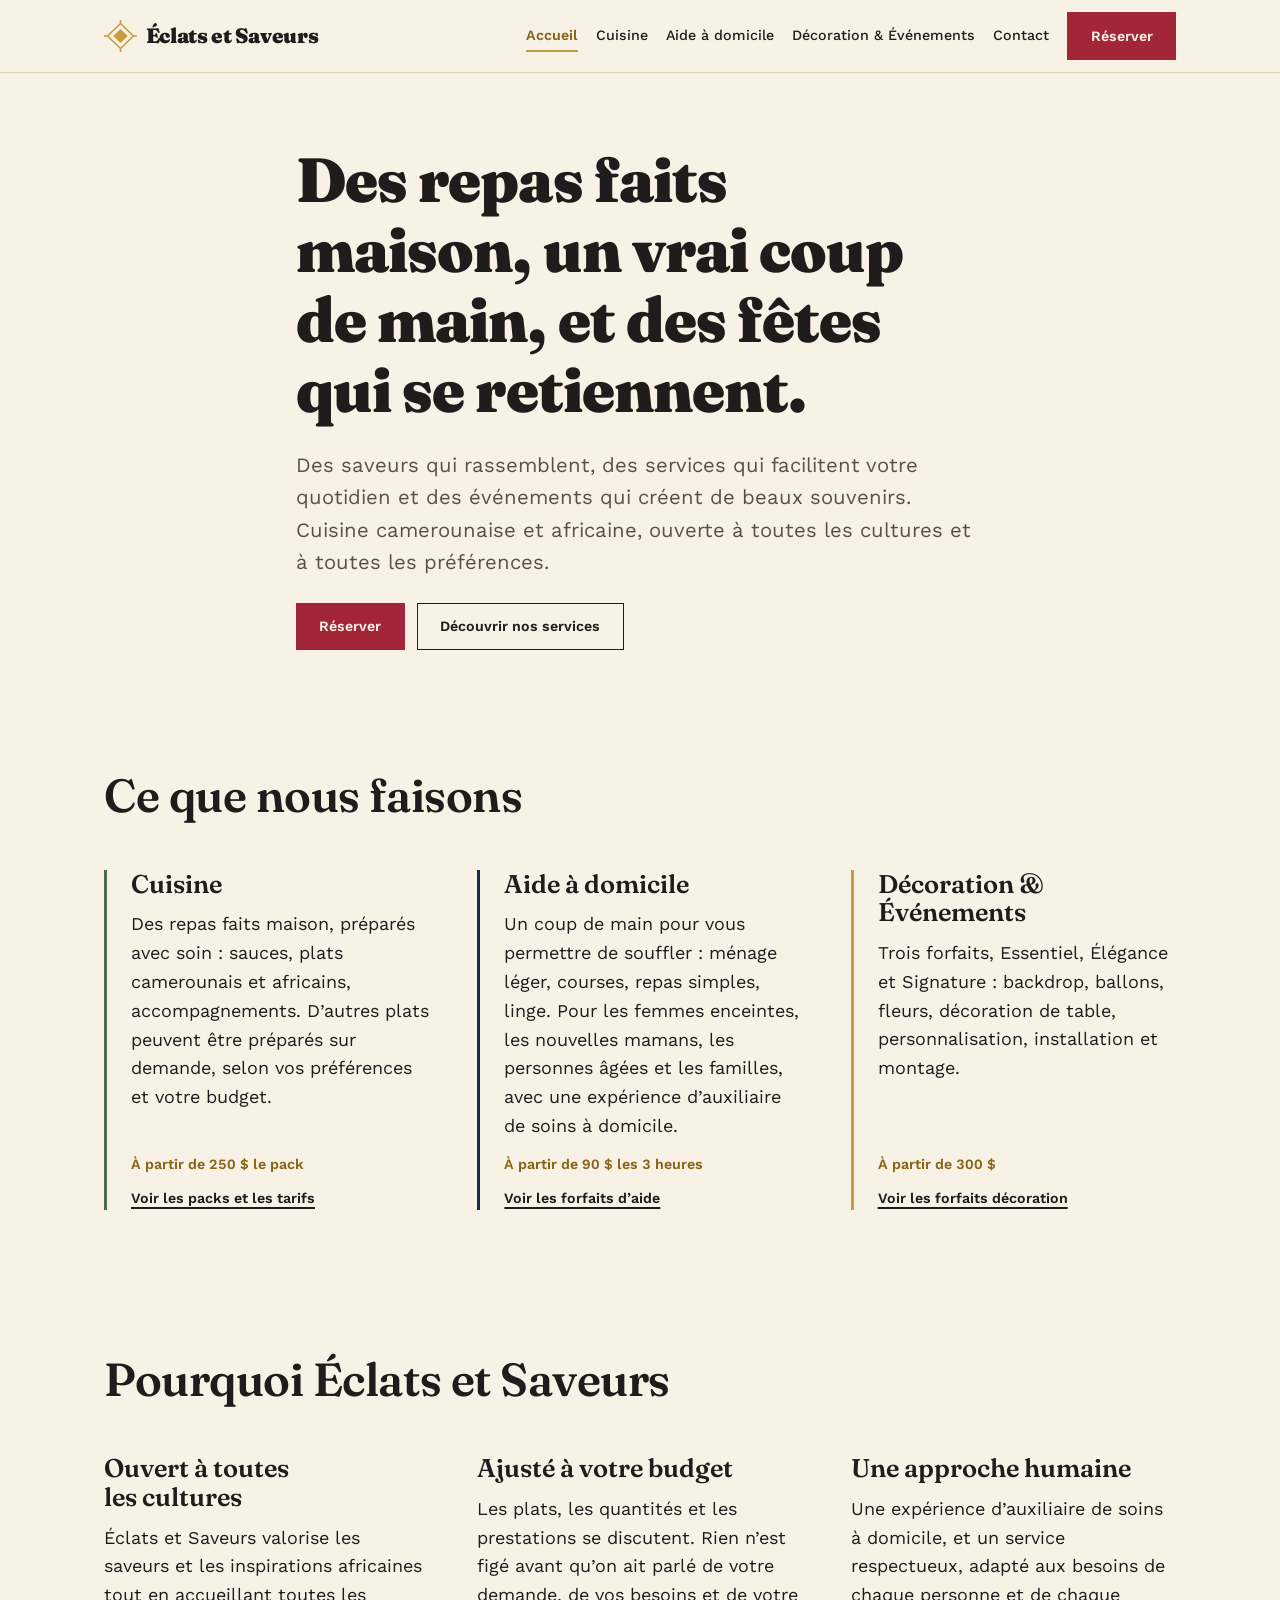
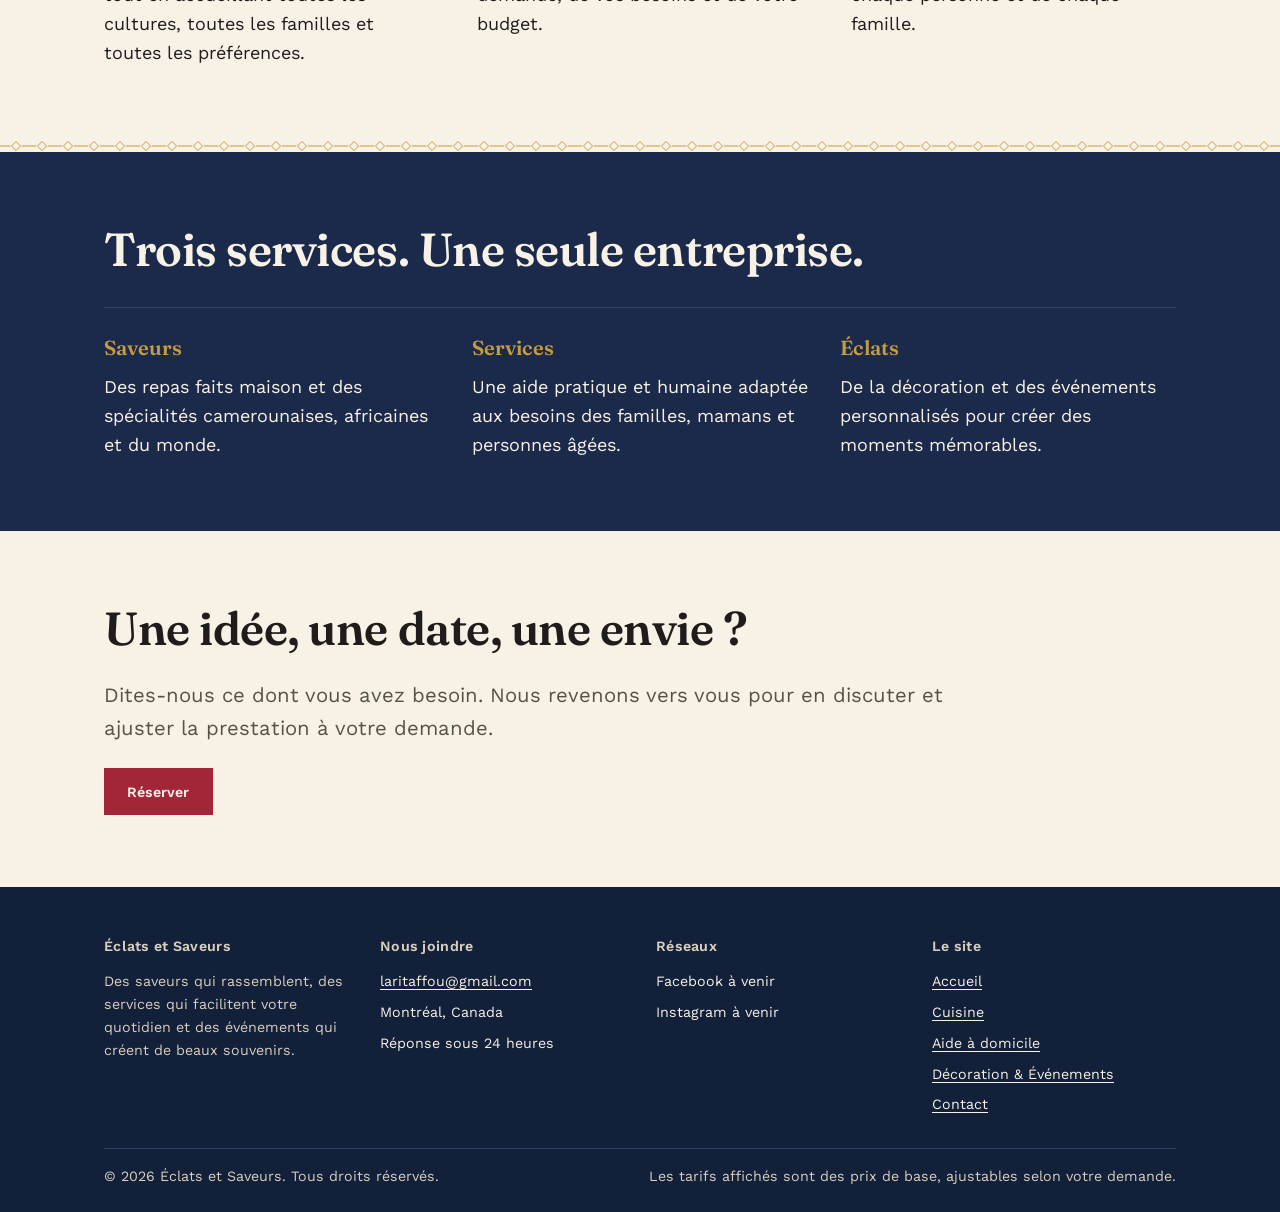
<file: index.html>
<!doctype html>
<html lang="fr">
<head>
  <meta charset="utf-8">
  <meta name="viewport" content="width=device-width, initial-scale=1">
  <title>Éclats et Saveurs — Cuisine africaine, aide à domicile et décoration d’événements</title>
  <meta name="description" content="Repas camerounais et africains faits maison, aide à domicile pour les familles et les nouvelles mamans, décoration d’événements. Packs de marmites à partir de 250 $, aide à domicile dès 90 $, forfaits décoration dès 300 $.">
  <link rel="icon" href="assets/favicon.svg" type="image/svg+xml">
  <link rel="preconnect" href="https://fonts.googleapis.com">
  <link rel="preconnect" href="https://fonts.gstatic.com" crossorigin>
  <link rel="stylesheet" href="https://fonts.googleapis.com/css2?family=Fraunces:ital,opsz,wght@0,9..144,400;0,9..144,600;0,9..144,900;1,9..144,400;1,9..144,600&family=Work+Sans:wght@400;500;600&display=swap">
  <link rel="stylesheet" href="assets/style.css">
</head>
<body>
  <a class="saut-contenu" href="#contenu">Aller au contenu</a>

  <!-- EN-TÊTE PARTAGÉ — identique sur les 5 pages. Toute modification de la
       navigation doit être reportée dans chacune d'elles. -->
  <header class="entete">
    <div class="enveloppe entete__barre">
      <!-- alt vide : le nom qui suit dit déjà la marque, un alt le répéterait
           inutilement aux lecteurs d'écran. -->
      <a class="logo" href="index.html">
        <img class="logo__signe" src="assets/img/logo.svg" alt="" width="36" height="36">
        <span class="logo__mot">Éclats et Saveurs</span>
      </a>

      <button class="bascule-menu" type="button" data-bascule-menu
              aria-expanded="false" aria-controls="navigation-principale"
              aria-label="Ouvrir le menu de navigation">
        <span class="bascule-menu__barres"><span></span></span>
      </button>

      <nav class="nav" id="navigation-principale" data-nav aria-label="Navigation principale">
        <ul class="nav__liste">
          <li><a class="nav__lien" href="index.html" aria-current="page">Accueil</a></li>
          <li><a class="nav__lien" href="cuisine.html">Cuisine</a></li>
          <li><a class="nav__lien" href="aide-a-domicile.html">Aide à domicile</a></li>
          <li><a class="nav__lien" href="decoration-evenements.html">Décoration & Événements</a></li>
          <li><a class="nav__lien" href="contact.html">Contact</a></li>
          <li><a class="bouton bouton--reserver" href="contact.html">Réserver</a></li>
        </ul>
      </nav>
    </div>
  </header>

  <main id="contenu">
    <section class="heros">
      <div class="enveloppe heros__contenu">
        <h1>Des repas faits maison, un vrai coup de main, et des fêtes qui se retiennent.</h1>
        <p class="heros__accroche">Des saveurs qui rassemblent, des services qui facilitent votre
          quotidien et des événements qui créent de beaux souvenirs. Cuisine camerounaise et
          africaine, ouverte à toutes les cultures et à toutes les préférences.</p>
        <div class="groupe-boutons">
          <a class="bouton bouton--reserver" href="contact.html">Réserver</a>
          <a class="bouton bouton--contour" href="#services">Découvrir nos services</a>
        </div>
      </div>
    </section>

    <section class="section" id="services">
      <div class="enveloppe pile pile--7">
        <h2 class="titre-section">Ce que nous faisons</h2>

        <div class="grille-poles">
          <article class="pole pole--cuisine">
            <h3 class="pole__titre">Cuisine</h3>
            <p>Des repas faits maison, préparés avec soin : sauces, plats camerounais et africains,
               accompagnements. D’autres plats peuvent être préparés sur demande, selon vos
               préférences et votre budget.</p>
            <p class="pole__depart">À partir de 250 $ le pack</p>
            <a class="pole__lien" href="cuisine.html">Voir les packs et les tarifs</a>
          </article>

          <article class="pole pole--aide">
            <h3 class="pole__titre">Aide à domicile</h3>
            <p>Un coup de main pour vous permettre de souffler : ménage léger, courses, repas
               simples, linge. Pour les femmes enceintes, les nouvelles mamans, les personnes
               âgées et les familles, avec une expérience d’auxiliaire de soins à domicile.</p>
            <p class="pole__depart">À partir de 90 $ les 3 heures</p>
            <a class="pole__lien" href="aide-a-domicile.html">Voir les forfaits d’aide</a>
          </article>

          <article class="pole pole--decoration">
            <h3 class="pole__titre">Décoration &amp; Événements</h3>
            <p>Trois forfaits, Essentiel, Élégance et Signature : backdrop, ballons, fleurs,
               décoration de table, personnalisation, installation et montage.</p>
            <p class="pole__depart">À partir de 300 $</p>
            <a class="pole__lien" href="decoration-evenements.html">Voir les forfaits décoration</a>
          </article>
        </div>
      </div>
    </section>

    <section class="section">
      <div class="enveloppe pile pile--7">
        <h2 class="titre-section">Pourquoi Éclats et Saveurs</h2>

        <div class="grille-poles">
          <article class="pile pile--3">
            <h3>Ouvert à toutes les cultures</h3>
            <p>Éclats et Saveurs valorise les saveurs et les inspirations africaines tout en
               accueillant toutes les cultures, toutes les familles et toutes les préférences.</p>
          </article>

          <article class="pile pile--3">
            <h3>Ajusté à votre budget</h3>
            <p>Les plats, les quantités et les prestations se discutent. Rien n’est figé avant
               qu’on ait parlé de votre demande, de vos besoins et de votre budget.</p>
          </article>

          <article class="pile pile--3">
            <h3>Une approche humaine</h3>
            <p>Une expérience d’auxiliaire de soins à domicile, et un service respectueux,
               adapté aux besoins de chaque personne et de chaque famille.</p>
          </article>
        </div>
      </div>
    </section>

    <div class="frise" aria-hidden="true"></div>

    <section class="section bande">
      <div class="enveloppe marque">
        <h2 class="marque__titre">Trois services. Une seule entreprise.</h2>

        <ul class="marque__trio">
          <li>
            <span class="marque__mot">Saveurs</span>
            Des repas faits maison et des spécialités camerounaises, africaines et du monde.
          </li>
          <li>
            <span class="marque__mot">Services</span>
            Une aide pratique et humaine adaptée aux besoins des familles, mamans et personnes âgées.
          </li>
          <li>
            <span class="marque__mot">Éclats</span>
            De la décoration et des événements personnalisés pour créer des moments mémorables.
          </li>
        </ul>
      </div>
    </section>

    <section class="section">
      <div class="enveloppe pile pile--5">
        <h2 class="titre-section">Une idée, une date, une envie ?</h2>
        <p class="chapeau">Dites-nous ce dont vous avez besoin. Nous revenons vers vous pour en
           discuter et ajuster la prestation à votre demande.</p>
        <div class="groupe-boutons">
          <a class="bouton bouton--reserver" href="contact.html">Réserver</a>
        </div>
      </div>
    </section>
  </main>

  <!-- PIED DE PAGE PARTAGÉ — identique sur les 5 pages. -->
  <footer class="pied">
    <div class="enveloppe">
      <div class="pied__grille">
        <div>
          <p class="pied__titre">Éclats et Saveurs</p>
          <p>Des saveurs qui rassemblent, des services qui facilitent votre quotidien
             et des événements qui créent de beaux souvenirs.</p>
        </div>

        <div>
          <p class="pied__titre">Nous joindre</p>
          <ul>
            <li><a href="mailto:laritaffou@gmail.com">laritaffou@gmail.com</a></li>
            <li>Montréal, Canada</li>
            <li>Réponse sous 24 heures</li>
          </ul>
        </div>

        <div>
          <p class="pied__titre">Réseaux</p>
          <ul>
            <!-- TODO: remplacer par les liens Facebook / Instagram s'ils existent,
                 ou retirer cette colonne -->
            <li>Facebook à venir</li>
            <li>Instagram à venir</li>
          </ul>
        </div>

        <div>
          <p class="pied__titre">Le site</p>
          <ul>
            <li><a href="index.html">Accueil</a></li>
            <li><a href="cuisine.html">Cuisine</a></li>
            <li><a href="aide-a-domicile.html">Aide à domicile</a></li>
            <li><a href="decoration-evenements.html">Décoration & Événements</a></li>
            <li><a href="contact.html">Contact</a></li>
          </ul>
        </div>
      </div>

      <div class="pied__bas">
        <p>© 2026 Éclats et Saveurs. Tous droits réservés.</p>
        <p>Les tarifs affichés sont des prix de base, ajustables selon votre demande.</p>
      </div>
    </div>
  </footer>

  <script src="assets/main.js"></script>
</body>
</html>
</file>
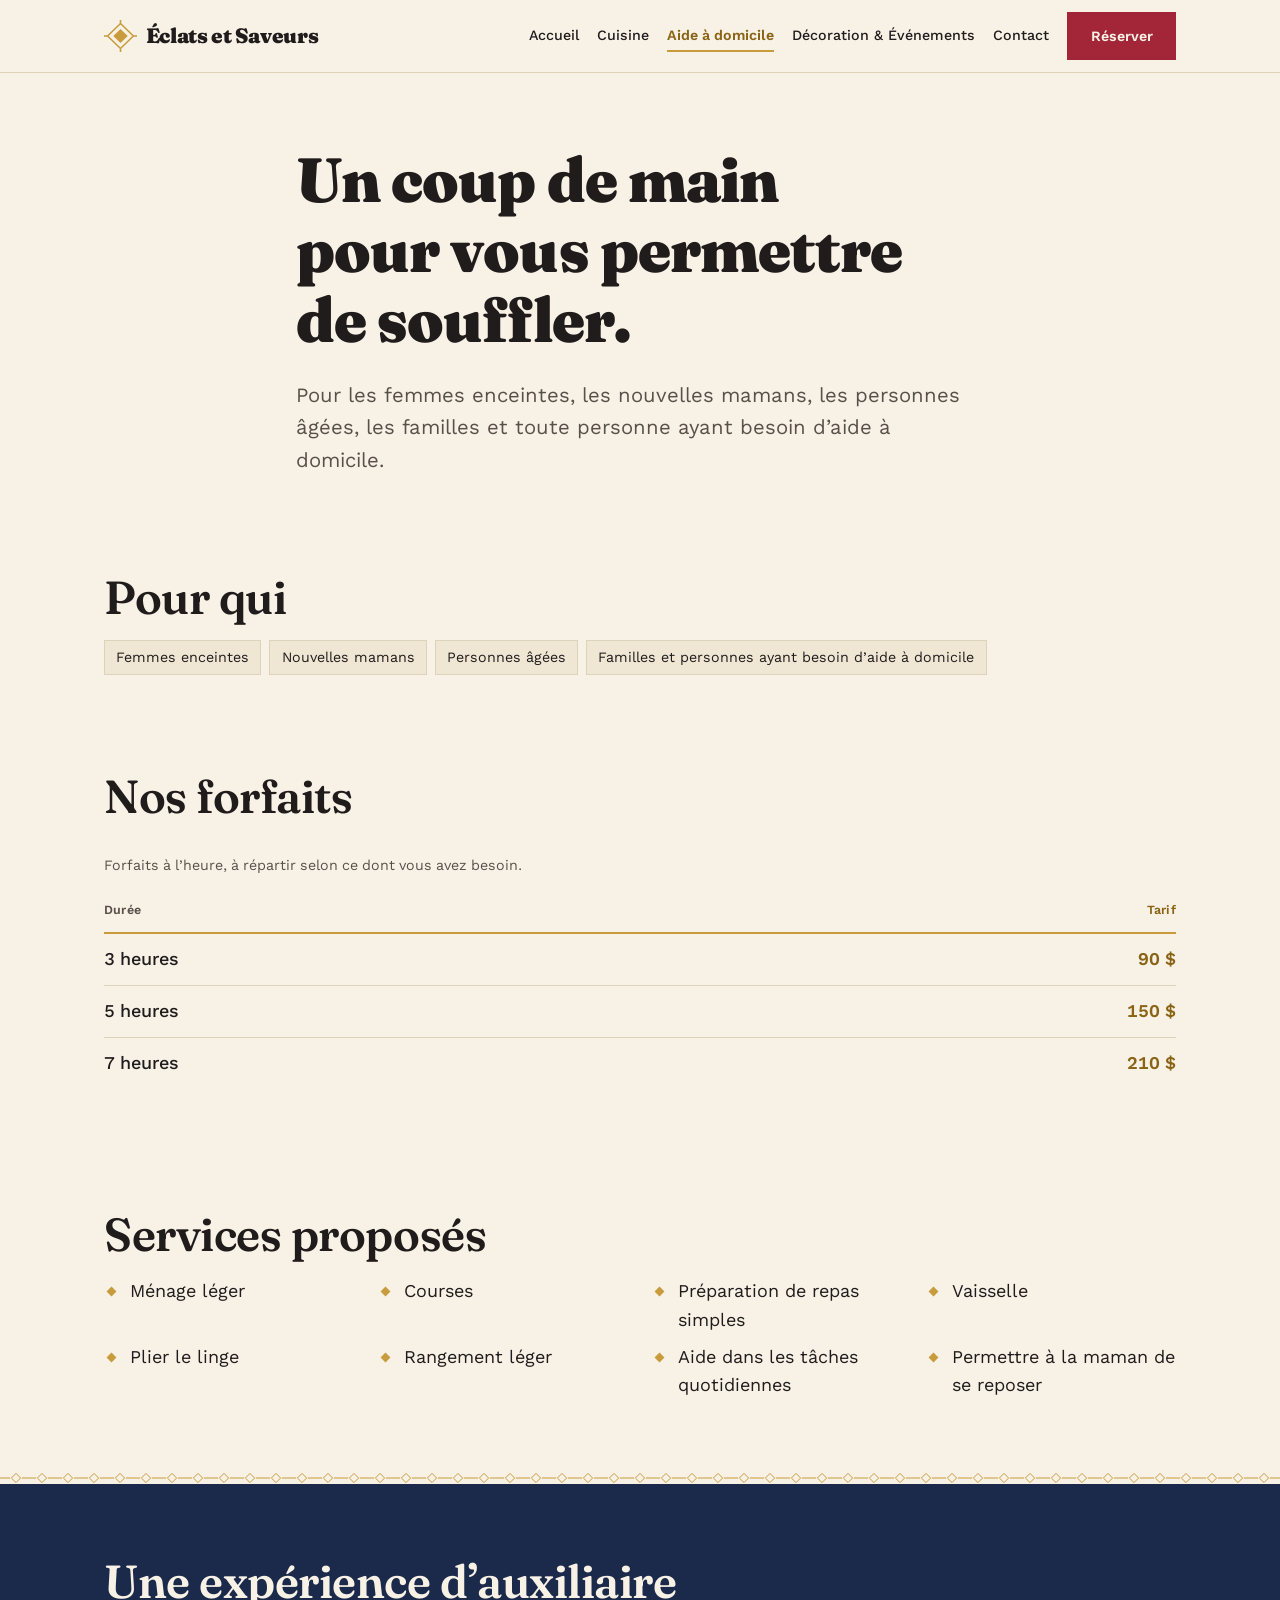
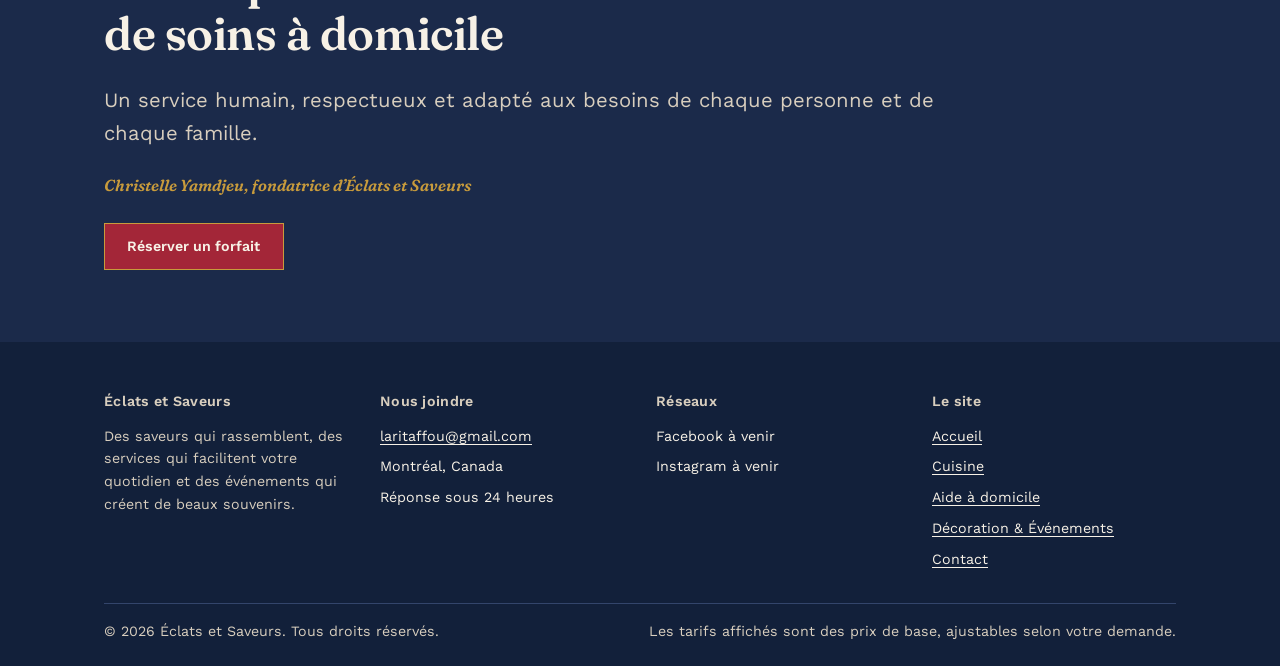
<file: aide-a-domicile.html>
<!doctype html>
<html lang="fr">
<head>
  <meta charset="utf-8">
  <meta name="viewport" content="width=device-width, initial-scale=1">
  <title>Aide à domicile pour familles, nouvelles mamans et personnes âgées — Éclats et Saveurs</title>
  <meta name="description" content="Forfaits d’aide à domicile de 3 h (90 $), 5 h (150 $) et 7 h (210 $) : ménage léger, courses, repas simples, vaisselle, linge. Une expérience d’auxiliaire de soins à domicile.">
  <link rel="icon" href="assets/favicon.svg" type="image/svg+xml">
  <link rel="preconnect" href="https://fonts.googleapis.com">
  <link rel="preconnect" href="https://fonts.gstatic.com" crossorigin>
  <link rel="stylesheet" href="https://fonts.googleapis.com/css2?family=Fraunces:ital,opsz,wght@0,9..144,400;0,9..144,600;0,9..144,900;1,9..144,400;1,9..144,600&family=Work+Sans:wght@400;500;600&display=swap">
  <link rel="stylesheet" href="assets/style.css">
</head>
<body>
  <a class="saut-contenu" href="#contenu">Aller au contenu</a>

  <!-- EN-TÊTE PARTAGÉ — identique sur les 5 pages. Toute modification de la
       navigation doit être reportée dans chacune d'elles. -->
  <header class="entete">
    <div class="enveloppe entete__barre">
      <!-- alt vide : le nom qui suit dit déjà la marque, un alt le répéterait
           inutilement aux lecteurs d'écran. -->
      <a class="logo" href="index.html">
        <img class="logo__signe" src="assets/img/logo.svg" alt="" width="36" height="36">
        <span class="logo__mot">Éclats et Saveurs</span>
      </a>

      <button class="bascule-menu" type="button" data-bascule-menu
              aria-expanded="false" aria-controls="navigation-principale"
              aria-label="Ouvrir le menu de navigation">
        <span class="bascule-menu__barres"><span></span></span>
      </button>

      <nav class="nav" id="navigation-principale" data-nav aria-label="Navigation principale">
        <ul class="nav__liste">
          <li><a class="nav__lien" href="index.html">Accueil</a></li>
          <li><a class="nav__lien" href="cuisine.html">Cuisine</a></li>
          <li><a class="nav__lien" href="aide-a-domicile.html" aria-current="page">Aide à domicile</a></li>
          <li><a class="nav__lien" href="decoration-evenements.html">Décoration & Événements</a></li>
          <li><a class="nav__lien" href="contact.html">Contact</a></li>
          <li><a class="bouton bouton--reserver" href="contact.html">Réserver</a></li>
        </ul>
      </nav>
    </div>
  </header>

  <main id="contenu">
    <section class="heros">
      <div class="enveloppe heros__contenu">
        <h1>Un coup de main pour vous permettre de souffler.</h1>
        <p class="heros__accroche">Pour les femmes enceintes, les nouvelles mamans, les personnes
          âgées, les familles et toute personne ayant besoin d’aide à domicile.</p>
      </div>
    </section>

    <section class="section--serre">
      <div class="enveloppe pile pile--4">
        <h2 class="titre-section">Pour qui</h2>
        <ul class="liste-etiquettes">
          <li>Femmes enceintes</li>
          <li>Nouvelles mamans</li>
          <li>Personnes âgées</li>
          <li>Familles et personnes ayant besoin d’aide à domicile</li>
        </ul>
      </div>
    </section>

    <section class="section--serre">
      <div class="enveloppe pile pile--6">
        <h2 class="titre-section">Nos forfaits</h2>

        <div class="tableau-enveloppe">
          <table class="tarifs">
            <caption>Forfaits à l’heure, à répartir selon ce dont vous avez besoin.</caption>
            <thead>
              <tr>
                <th scope="col">Durée</th>
                <th scope="col" class="prix">Tarif</th>
              </tr>
            </thead>
            <tbody>
              <tr><th scope="row">3 heures</th><td class="prix" data-etiquette="Tarif">90 $</td></tr>
              <tr><th scope="row">5 heures</th><td class="prix" data-etiquette="Tarif">150 $</td></tr>
              <tr><th scope="row">7 heures</th><td class="prix" data-etiquette="Tarif">210 $</td></tr>
            </tbody>
          </table>
        </div>
      </div>
    </section>

    <section class="section">
      <div class="enveloppe pile pile--4">
        <h2 class="titre-section">Services proposés</h2>
        <ul class="liste-puces liste-puces--colonnes">
          <li>Ménage léger</li>
          <li>Courses</li>
          <li>Préparation de repas simples</li>
          <li>Vaisselle</li>
          <li>Plier le linge</li>
          <li>Rangement léger</li>
          <li>Aide dans les tâches quotidiennes</li>
          <li>Permettre à la maman de se reposer</li>
        </ul>
      </div>
    </section>

    <div class="frise" aria-hidden="true"></div>

    <section class="section bande">
      <div class="enveloppe pile pile--5">
        <h2 class="titre-section">Une expérience d’auxiliaire de soins à domicile</h2>
        <p class="chapeau">Un service humain, respectueux et adapté aux besoins de chaque personne
           et de chaque famille.</p>
        <p class="signature">Christelle Yamdjeu, fondatrice d’Éclats et Saveurs</p>
        <div class="groupe-boutons">
          <a class="bouton bouton--reserver" href="contact.html">Réserver un forfait</a>
        </div>
      </div>
    </section>
  </main>

  <!-- PIED DE PAGE PARTAGÉ — identique sur les 5 pages. -->
  <footer class="pied">
    <div class="enveloppe">
      <div class="pied__grille">
        <div>
          <p class="pied__titre">Éclats et Saveurs</p>
          <p>Des saveurs qui rassemblent, des services qui facilitent votre quotidien
             et des événements qui créent de beaux souvenirs.</p>
        </div>

        <div>
          <p class="pied__titre">Nous joindre</p>
          <ul>
            <li><a href="mailto:laritaffou@gmail.com">laritaffou@gmail.com</a></li>
            <li>Montréal, Canada</li>
            <li>Réponse sous 24 heures</li>
          </ul>
        </div>

        <div>
          <p class="pied__titre">Réseaux</p>
          <ul>
            <!-- TODO: remplacer par les liens Facebook / Instagram s'ils existent,
                 ou retirer cette colonne -->
            <li>Facebook à venir</li>
            <li>Instagram à venir</li>
          </ul>
        </div>

        <div>
          <p class="pied__titre">Le site</p>
          <ul>
            <li><a href="index.html">Accueil</a></li>
            <li><a href="cuisine.html">Cuisine</a></li>
            <li><a href="aide-a-domicile.html">Aide à domicile</a></li>
            <li><a href="decoration-evenements.html">Décoration & Événements</a></li>
            <li><a href="contact.html">Contact</a></li>
          </ul>
        </div>
      </div>

      <div class="pied__bas">
        <p>© 2026 Éclats et Saveurs. Tous droits réservés.</p>
        <p>Les tarifs affichés sont des prix de base, ajustables selon votre demande.</p>
      </div>
    </div>
  </footer>

  <script src="assets/main.js"></script>
</body>
</html>
</file>
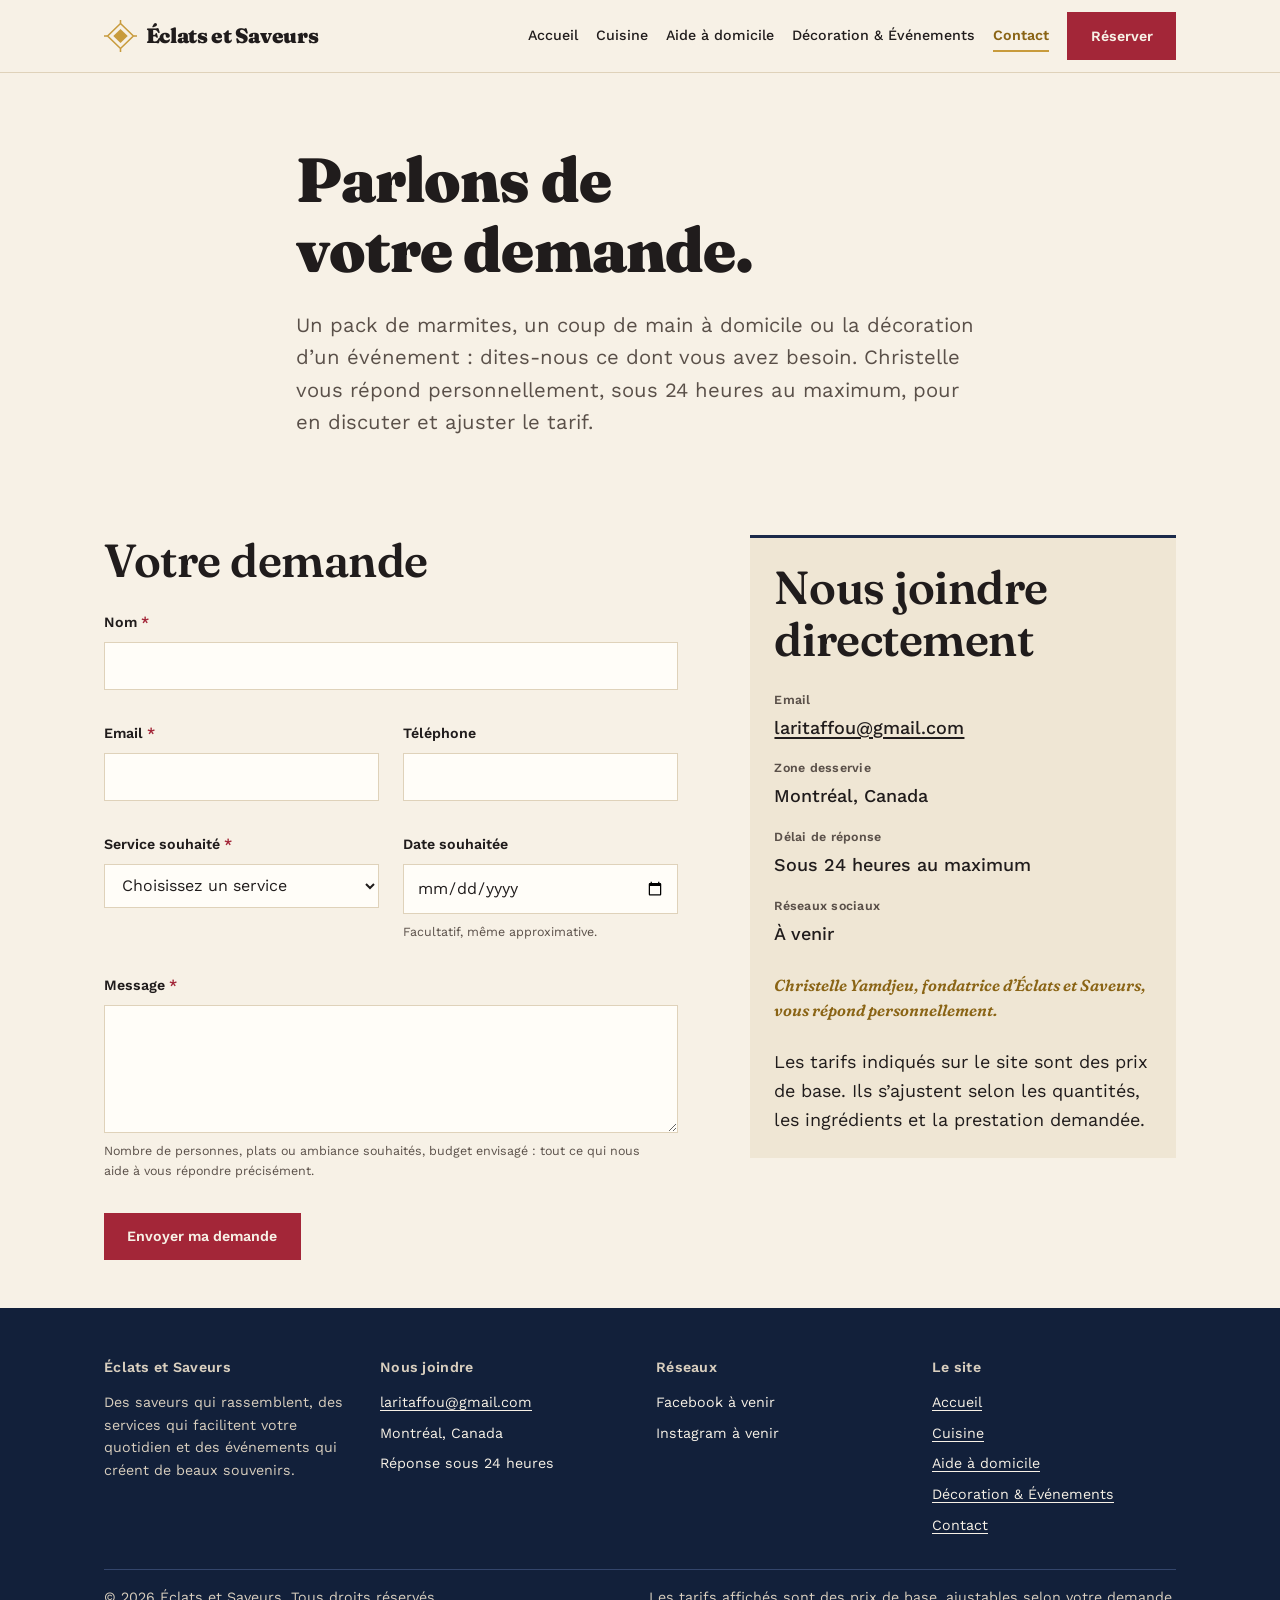
<file: contact.html>
<!doctype html>
<html lang="fr">
<head>
  <meta charset="utf-8">
  <meta name="viewport" content="width=device-width, initial-scale=1">
  <title>Contact et réservation — Éclats et Saveurs</title>
  <meta name="description" content="Réservez un pack de marmites, un forfait d’aide à domicile ou la décoration de votre événement. Dites-nous votre besoin, votre date et votre budget : nous ajustons la prestation.">
  <link rel="icon" href="assets/favicon.svg" type="image/svg+xml">
  <link rel="preconnect" href="https://fonts.googleapis.com">
  <link rel="preconnect" href="https://fonts.gstatic.com" crossorigin>
  <link rel="stylesheet" href="https://fonts.googleapis.com/css2?family=Fraunces:ital,opsz,wght@0,9..144,400;0,9..144,600;0,9..144,900;1,9..144,400;1,9..144,600&family=Work+Sans:wght@400;500;600&display=swap">
  <link rel="stylesheet" href="assets/style.css">
</head>
<body>
  <a class="saut-contenu" href="#contenu">Aller au contenu</a>

  <!-- EN-TÊTE PARTAGÉ — identique sur les 5 pages. Toute modification de la
       navigation doit être reportée dans chacune d'elles. -->
  <header class="entete">
    <div class="enveloppe entete__barre">
      <!-- alt vide : le nom qui suit dit déjà la marque, un alt le répéterait
           inutilement aux lecteurs d'écran. -->
      <a class="logo" href="index.html">
        <img class="logo__signe" src="assets/img/logo.svg" alt="" width="36" height="36">
        <span class="logo__mot">Éclats et Saveurs</span>
      </a>

      <button class="bascule-menu" type="button" data-bascule-menu
              aria-expanded="false" aria-controls="navigation-principale"
              aria-label="Ouvrir le menu de navigation">
        <span class="bascule-menu__barres"><span></span></span>
      </button>

      <nav class="nav" id="navigation-principale" data-nav aria-label="Navigation principale">
        <ul class="nav__liste">
          <li><a class="nav__lien" href="index.html">Accueil</a></li>
          <li><a class="nav__lien" href="cuisine.html">Cuisine</a></li>
          <li><a class="nav__lien" href="aide-a-domicile.html">Aide à domicile</a></li>
          <li><a class="nav__lien" href="decoration-evenements.html">Décoration & Événements</a></li>
          <li><a class="nav__lien" href="contact.html" aria-current="page">Contact</a></li>
          <li><a class="bouton bouton--reserver" href="contact.html">Réserver</a></li>
        </ul>
      </nav>
    </div>
  </header>

  <main id="contenu">
    <section class="heros">
      <div class="enveloppe heros__contenu">
        <h1>Parlons de votre demande.</h1>
        <p class="heros__accroche">Un pack de marmites, un coup de main à domicile ou la décoration
          d’un événement : dites-nous ce dont vous avez besoin. Christelle vous répond
          personnellement, sous 24 heures au maximum, pour en discuter et ajuster le tarif.</p>
      </div>
    </section>

    <section class="section--serre">
      <div class="enveloppe contact-grille">
        <!-- Les attributs « netlify » sont inertes partout ailleurs : sur GitHub
             Pages ou Cloudflare, ils ne font rien. Déployé sur Netlify, ils
             activent Netlify Forms, qui envoie chaque demande par courriel sans
             service tiers. Voir README, « Brancher le formulaire de contact ». -->
        <form class="formulaire" data-formulaire-contact novalidate
              name="contact" method="POST" data-netlify="true" netlify-honeypot="bot-field">
          <input type="hidden" name="form-name" value="contact">
          <!-- Piège à robots : invisible et jamais rempli par un visiteur. -->
          <p class="piege-robots" aria-hidden="true">
            <label>Ne rien saisir ici <input tabindex="-1" autocomplete="off" name="bot-field"></label>
          </p>

          <h2 class="titre-section">Votre demande</h2>

          <div class="champ">
            <label for="nom">Nom <span class="requis" aria-hidden="true">*</span></label>
            <input type="text" id="nom" name="nom" autocomplete="name" required
                   aria-describedby="erreur-nom">
            <p class="champ__erreur" id="erreur-nom" data-erreur></p>
          </div>

          <div class="paire-champs">
            <div class="champ">
              <label for="email">Email <span class="requis" aria-hidden="true">*</span></label>
              <input type="email" id="email" name="email" autocomplete="email" required
                     aria-describedby="erreur-email">
              <p class="champ__erreur" id="erreur-email" data-erreur></p>
            </div>

            <div class="champ">
              <label for="telephone">Téléphone</label>
              <input type="tel" id="telephone" name="telephone" autocomplete="tel"
                     aria-describedby="erreur-telephone">
              <p class="champ__erreur" id="erreur-telephone" data-erreur></p>
            </div>
          </div>

          <div class="paire-champs">
            <div class="champ">
              <label for="service">Service souhaité <span class="requis" aria-hidden="true">*</span></label>
              <select id="service" name="service" required aria-describedby="erreur-service">
                <option value="">Choisissez un service</option>
                <option value="Cuisine">Cuisine</option>
                <option value="Aide à domicile">Aide à domicile</option>
                <option value="Décoration &amp; Événements">Décoration &amp; Événements</option>
                <option value="Autre">Autre</option>
              </select>
              <p class="champ__erreur" id="erreur-service" data-erreur></p>
            </div>

            <div class="champ">
              <label for="date">Date souhaitée</label>
              <input type="date" id="date" name="date" aria-describedby="aide-date erreur-date">
              <p class="champ__aide" id="aide-date">Facultatif, même approximative.</p>
              <p class="champ__erreur" id="erreur-date" data-erreur></p>
            </div>
          </div>

          <div class="champ">
            <label for="message">Message <span class="requis" aria-hidden="true">*</span></label>
            <textarea id="message" name="message" required
                      aria-describedby="aide-message erreur-message"></textarea>
            <p class="champ__aide" id="aide-message">Nombre de personnes, plats ou ambiance
              souhaités, budget envisagé : tout ce qui nous aide à vous répondre précisément.</p>
            <p class="champ__erreur" id="erreur-message" data-erreur></p>
          </div>

          <div class="groupe-boutons">
            <button class="bouton bouton--reserver" type="submit" data-envoyer>Envoyer ma demande</button>
          </div>

          <p class="formulaire__message" data-etat role="status" aria-live="polite" hidden></p>
        </form>

        <aside class="coordonnees">
          <h2>Nous joindre directement</h2>
          <dl>
            <div>
              <dt>Email</dt>
              <!-- Cette adresse doit rester identique à CONTACT_EMAIL dans assets/main.js. -->
              <dd><a href="mailto:laritaffou@gmail.com">laritaffou@gmail.com</a></dd>
            </div>
            <div>
              <dt>Zone desservie</dt>
              <dd>Montréal, Canada</dd>
            </div>
            <div>
              <dt>Délai de réponse</dt>
              <dd>Sous 24 heures au maximum</dd>
            </div>
            <div>
              <dt>Réseaux sociaux</dt>
              <!-- TODO: remplacer par les liens Facebook / Instagram, ou retirer ce bloc -->
              <dd>À venir</dd>
            </div>
          </dl>
          <p class="signature">Christelle Yamdjeu, fondatrice d’Éclats et Saveurs, vous répond
             personnellement.</p>
          <p>Les tarifs indiqués sur le site sont des prix de base. Ils s’ajustent selon les
             quantités, les ingrédients et la prestation demandée.</p>
        </aside>
      </div>
    </section>
  </main>

  <!-- PIED DE PAGE PARTAGÉ — identique sur les 5 pages. -->
  <footer class="pied">
    <div class="enveloppe">
      <div class="pied__grille">
        <div>
          <p class="pied__titre">Éclats et Saveurs</p>
          <p>Des saveurs qui rassemblent, des services qui facilitent votre quotidien
             et des événements qui créent de beaux souvenirs.</p>
        </div>

        <div>
          <p class="pied__titre">Nous joindre</p>
          <ul>
            <li><a href="mailto:laritaffou@gmail.com">laritaffou@gmail.com</a></li>
            <li>Montréal, Canada</li>
            <li>Réponse sous 24 heures</li>
          </ul>
        </div>

        <div>
          <p class="pied__titre">Réseaux</p>
          <ul>
            <!-- TODO: remplacer par les liens Facebook / Instagram s'ils existent,
                 ou retirer cette colonne -->
            <li>Facebook à venir</li>
            <li>Instagram à venir</li>
          </ul>
        </div>

        <div>
          <p class="pied__titre">Le site</p>
          <ul>
            <li><a href="index.html">Accueil</a></li>
            <li><a href="cuisine.html">Cuisine</a></li>
            <li><a href="aide-a-domicile.html">Aide à domicile</a></li>
            <li><a href="decoration-evenements.html">Décoration & Événements</a></li>
            <li><a href="contact.html">Contact</a></li>
          </ul>
        </div>
      </div>

      <div class="pied__bas">
        <p>© 2026 Éclats et Saveurs. Tous droits réservés.</p>
        <p>Les tarifs affichés sont des prix de base, ajustables selon votre demande.</p>
      </div>
    </div>
  </footer>

  <script src="assets/main.js"></script>
</body>
</html>
</file>
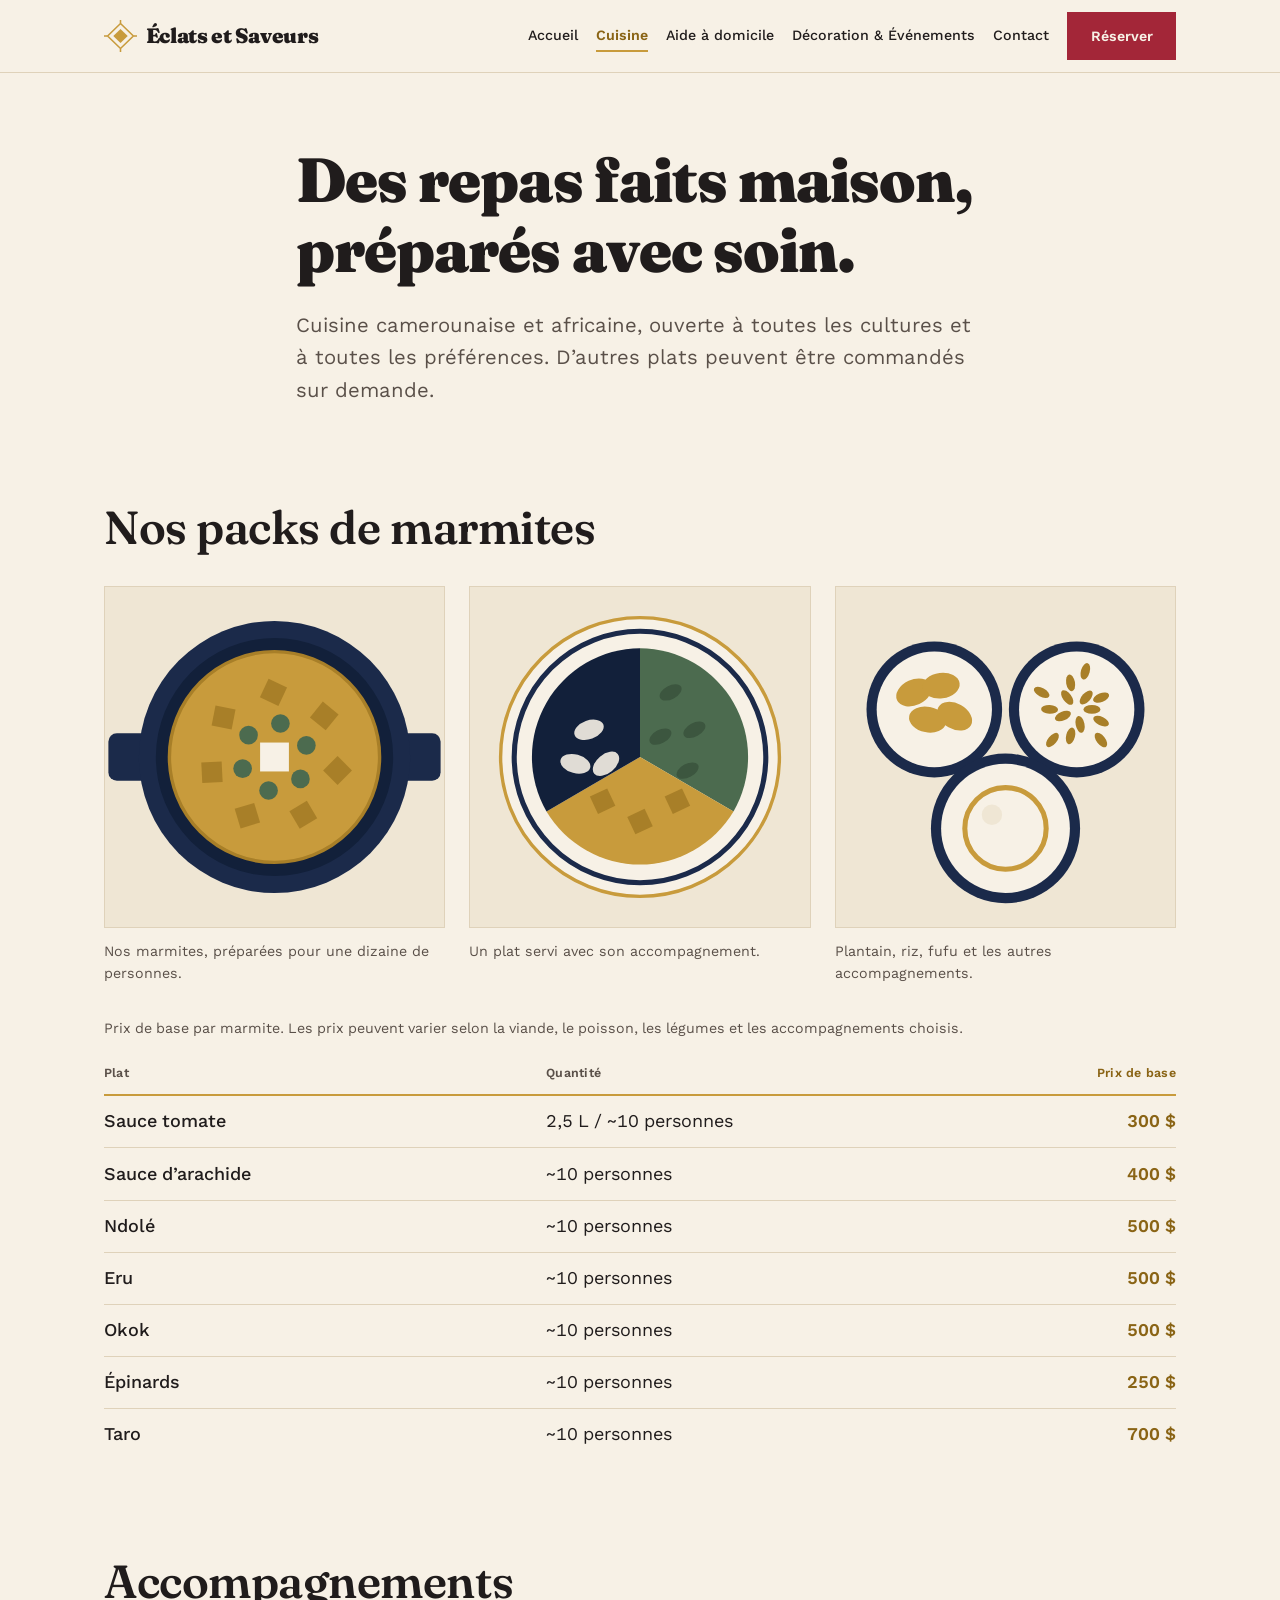
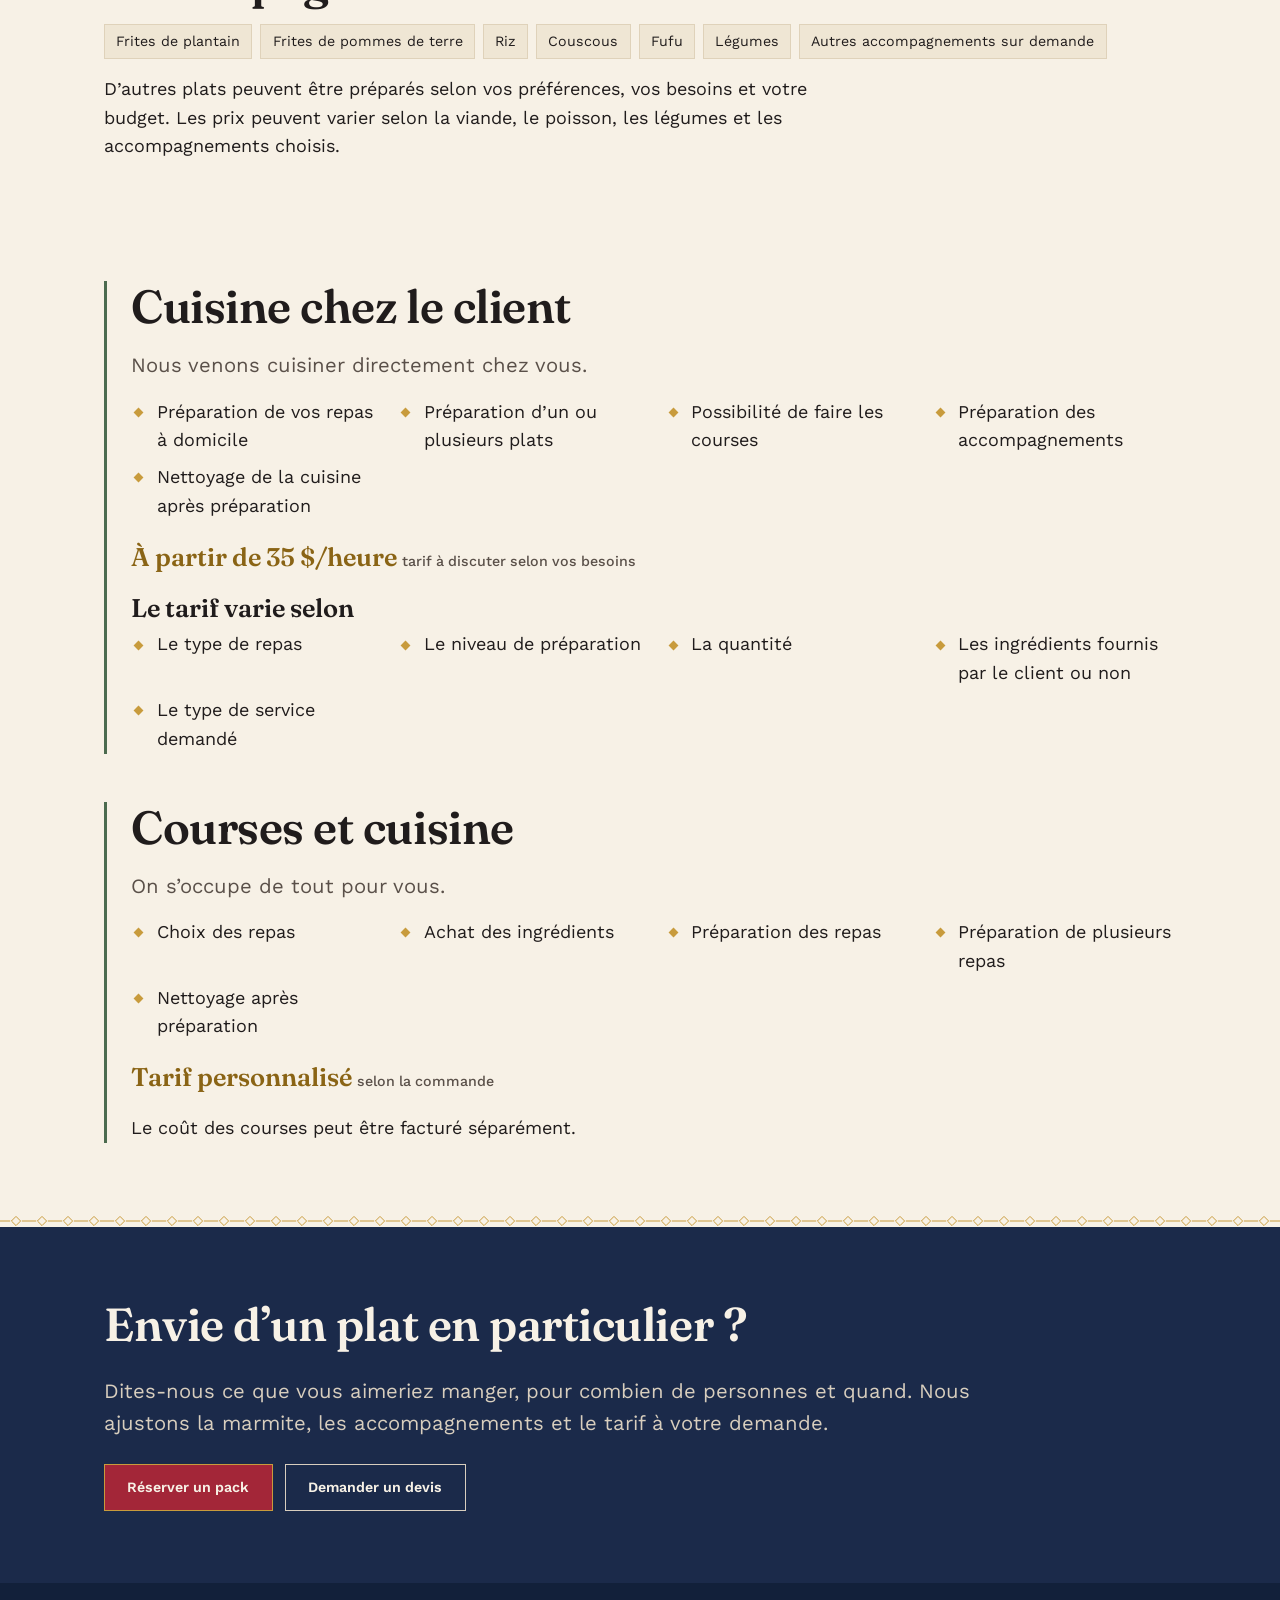
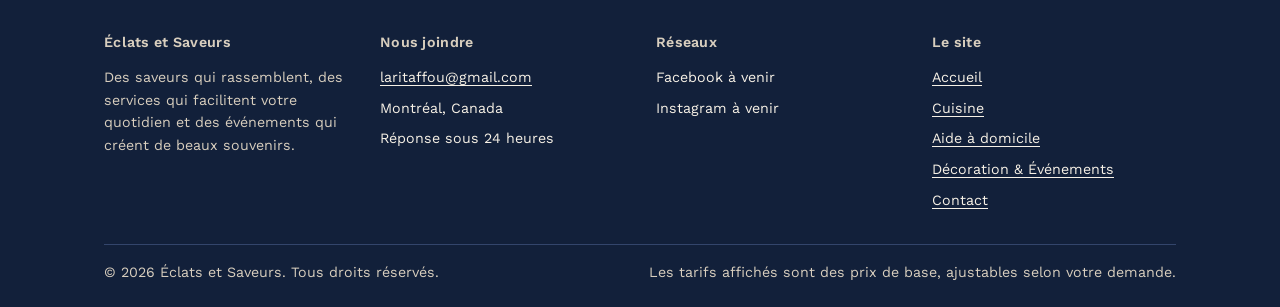
<file: cuisine.html>
<!doctype html>
<html lang="fr">
<head>
  <meta charset="utf-8">
  <meta name="viewport" content="width=device-width, initial-scale=1">
  <title>Nos repas et notre cuisine à domicile — Éclats et Saveurs</title>
  <meta name="description" content="Packs de marmites camerounaises et africaines de 250 $ à 700 $ : ndolé, eru, okok, taro, sauce d’arachide. Cuisine chez le client à partir de 35 $/heure, et service tout compris courses + cuisine.">
  <link rel="icon" href="assets/favicon.svg" type="image/svg+xml">
  <link rel="preconnect" href="https://fonts.googleapis.com">
  <link rel="preconnect" href="https://fonts.gstatic.com" crossorigin>
  <link rel="stylesheet" href="https://fonts.googleapis.com/css2?family=Fraunces:ital,opsz,wght@0,9..144,400;0,9..144,600;0,9..144,900;1,9..144,400;1,9..144,600&family=Work+Sans:wght@400;500;600&display=swap">
  <link rel="stylesheet" href="assets/style.css">
</head>
<body>
  <a class="saut-contenu" href="#contenu">Aller au contenu</a>

  <!-- EN-TÊTE PARTAGÉ — identique sur les 5 pages. Toute modification de la
       navigation doit être reportée dans chacune d'elles. -->
  <header class="entete">
    <div class="enveloppe entete__barre">
      <!-- alt vide : le nom qui suit dit déjà la marque, un alt le répéterait
           inutilement aux lecteurs d'écran. -->
      <a class="logo" href="index.html">
        <img class="logo__signe" src="assets/img/logo.svg" alt="" width="36" height="36">
        <span class="logo__mot">Éclats et Saveurs</span>
      </a>

      <button class="bascule-menu" type="button" data-bascule-menu
              aria-expanded="false" aria-controls="navigation-principale"
              aria-label="Ouvrir le menu de navigation">
        <span class="bascule-menu__barres"><span></span></span>
      </button>

      <nav class="nav" id="navigation-principale" data-nav aria-label="Navigation principale">
        <ul class="nav__liste">
          <li><a class="nav__lien" href="index.html">Accueil</a></li>
          <li><a class="nav__lien" href="cuisine.html" aria-current="page">Cuisine</a></li>
          <li><a class="nav__lien" href="aide-a-domicile.html">Aide à domicile</a></li>
          <li><a class="nav__lien" href="decoration-evenements.html">Décoration & Événements</a></li>
          <li><a class="nav__lien" href="contact.html">Contact</a></li>
          <li><a class="bouton bouton--reserver" href="contact.html">Réserver</a></li>
        </ul>
      </nav>
    </div>
  </header>

  <main id="contenu">
    <section class="heros">
      <div class="enveloppe heros__contenu">
        <h1>Des repas faits maison, préparés avec soin.</h1>
        <p class="heros__accroche">Cuisine camerounaise et africaine, ouverte à toutes les cultures
          et à toutes les préférences. D’autres plats peuvent être commandés sur demande.</p>
      </div>
    </section>

    <section class="section--serre">
      <div class="enveloppe pile pile--6">
        <h2 class="titre-section">Nos packs de marmites</h2>

        <!-- Illustrations de marque, à remplacer par de vraies photos des plats
             dès qu'elles seront disponibles : déposer les fichiers dans
             assets/img/ et changer les src ci-dessous. Le conteneur impose un
             carré, le recadrage se fait tout seul. -->
        <ul class="galerie">
          <li>
            <figure>
              <img src="assets/img/illustration-marmite.svg" width="400" height="400"
                   alt="Illustration d’une marmite vue de dessus, sauce dorée parsemée de morceaux de viande et de légumes.">
              <figcaption>Nos marmites, préparées pour une dizaine de personnes.</figcaption>
            </figure>
          </li>
          <li>
            <figure>
              <img src="assets/img/illustration-plat.svg" width="400" height="400"
                   alt="Illustration d’une assiette partagée entre un légume vert, une sauce dorée et un accompagnement.">
              <figcaption>Un plat servi avec son accompagnement.</figcaption>
            </figure>
          </li>
          <li>
            <figure>
              <img src="assets/img/illustration-accompagnements.svg" width="400" height="400"
                   alt="Illustration de trois bols : tranches de plantain, riz et boule de fufu.">
              <figcaption>Plantain, riz, fufu et les autres accompagnements.</figcaption>
            </figure>
          </li>
        </ul>


        <div class="tableau-enveloppe">
          <table class="tarifs">
            <caption>Prix de base par marmite. Les prix peuvent varier selon la viande, le poisson,
              les légumes et les accompagnements choisis.</caption>
            <thead>
              <tr>
                <th scope="col">Plat</th>
                <th scope="col">Quantité</th>
                <th scope="col" class="prix">Prix de base</th>
              </tr>
            </thead>
            <tbody>
              <tr><th scope="row">Sauce tomate</th><td data-etiquette="Quantité">2,5 L / ~10 personnes</td><td class="prix" data-etiquette="Prix de base">300 $</td></tr>
              <tr><th scope="row">Sauce d’arachide</th><td data-etiquette="Quantité">~10 personnes</td><td class="prix" data-etiquette="Prix de base">400 $</td></tr>
              <tr><th scope="row">Ndolé</th><td data-etiquette="Quantité">~10 personnes</td><td class="prix" data-etiquette="Prix de base">500 $</td></tr>
              <tr><th scope="row">Eru</th><td data-etiquette="Quantité">~10 personnes</td><td class="prix" data-etiquette="Prix de base">500 $</td></tr>
              <tr><th scope="row">Okok</th><td data-etiquette="Quantité">~10 personnes</td><td class="prix" data-etiquette="Prix de base">500 $</td></tr>
              <tr><th scope="row">Épinards</th><td data-etiquette="Quantité">~10 personnes</td><td class="prix" data-etiquette="Prix de base">250 $</td></tr>
              <tr><th scope="row">Taro</th><td data-etiquette="Quantité">~10 personnes</td><td class="prix" data-etiquette="Prix de base">700 $</td></tr>
            </tbody>
          </table>
        </div>
      </div>
    </section>

    <section class="section--serre">
      <div class="enveloppe pile pile--4">
        <h2 class="titre-section">Accompagnements</h2>
        <ul class="liste-etiquettes">
          <li>Frites de plantain</li>
          <li>Frites de pommes de terre</li>
          <li>Riz</li>
          <li>Couscous</li>
          <li>Fufu</li>
          <li>Légumes</li>
          <li>Autres accompagnements sur demande</li>
        </ul>
        <p>D’autres plats peuvent être préparés selon vos préférences, vos besoins et votre
           budget. Les prix peuvent varier selon la viande, le poisson, les légumes et les
           accompagnements choisis.</p>
      </div>
    </section>

    <section class="section">
      <div class="enveloppe pile pile--7">
        <article class="offre offre--feuille">
          <h2>Cuisine chez le client</h2>
          <p class="chapeau">Nous venons cuisiner directement chez vous.</p>
          <ul class="liste-puces liste-puces--colonnes">
            <li>Préparation de vos repas à domicile</li>
            <li>Préparation d’un ou plusieurs plats</li>
            <li>Possibilité de faire les courses</li>
            <li>Préparation des accompagnements</li>
            <li>Nettoyage de la cuisine après préparation</li>
          </ul>
          <p class="tarif">À partir de 35 $/heure <small>tarif à discuter selon vos besoins</small></p>
          <div class="pile pile--2">
            <h3>Le tarif varie selon</h3>
            <ul class="liste-puces liste-puces--colonnes">
              <li>Le type de repas</li>
              <li>Le niveau de préparation</li>
              <li>La quantité</li>
              <li>Les ingrédients fournis par le client ou non</li>
              <li>Le type de service demandé</li>
            </ul>
          </div>
        </article>

        <article class="offre offre--feuille">
          <h2>Courses et cuisine</h2>
          <p class="chapeau">On s’occupe de tout pour vous.</p>
          <ul class="liste-puces liste-puces--colonnes">
            <li>Choix des repas</li>
            <li>Achat des ingrédients</li>
            <li>Préparation des repas</li>
            <li>Préparation de plusieurs repas</li>
            <li>Nettoyage après préparation</li>
          </ul>
          <p class="tarif">Tarif personnalisé <small>selon la commande</small></p>
          <p>Le coût des courses peut être facturé séparément.</p>
        </article>
      </div>
    </section>

    <div class="frise" aria-hidden="true"></div>

    <section class="section bande">
      <div class="enveloppe pile pile--5">
        <h2 class="titre-section">Envie d’un plat en particulier ?</h2>
        <p class="chapeau">Dites-nous ce que vous aimeriez manger, pour combien de personnes et
           quand. Nous ajustons la marmite, les accompagnements et le tarif à votre demande.</p>
        <div class="groupe-boutons">
          <a class="bouton bouton--reserver" href="contact.html">Réserver un pack</a>
          <a class="bouton bouton--contour" href="contact.html">Demander un devis</a>
        </div>
      </div>
    </section>
  </main>

  <!-- PIED DE PAGE PARTAGÉ — identique sur les 5 pages. -->
  <footer class="pied">
    <div class="enveloppe">
      <div class="pied__grille">
        <div>
          <p class="pied__titre">Éclats et Saveurs</p>
          <p>Des saveurs qui rassemblent, des services qui facilitent votre quotidien
             et des événements qui créent de beaux souvenirs.</p>
        </div>

        <div>
          <p class="pied__titre">Nous joindre</p>
          <ul>
            <li><a href="mailto:laritaffou@gmail.com">laritaffou@gmail.com</a></li>
            <li>Montréal, Canada</li>
            <li>Réponse sous 24 heures</li>
          </ul>
        </div>

        <div>
          <p class="pied__titre">Réseaux</p>
          <ul>
            <!-- TODO: remplacer par les liens Facebook / Instagram s'ils existent,
                 ou retirer cette colonne -->
            <li>Facebook à venir</li>
            <li>Instagram à venir</li>
          </ul>
        </div>

        <div>
          <p class="pied__titre">Le site</p>
          <ul>
            <li><a href="index.html">Accueil</a></li>
            <li><a href="cuisine.html">Cuisine</a></li>
            <li><a href="aide-a-domicile.html">Aide à domicile</a></li>
            <li><a href="decoration-evenements.html">Décoration & Événements</a></li>
            <li><a href="contact.html">Contact</a></li>
          </ul>
        </div>
      </div>

      <div class="pied__bas">
        <p>© 2026 Éclats et Saveurs. Tous droits réservés.</p>
        <p>Les tarifs affichés sont des prix de base, ajustables selon votre demande.</p>
      </div>
    </div>
  </footer>

  <script src="assets/main.js"></script>
</body>
</html>
</file>
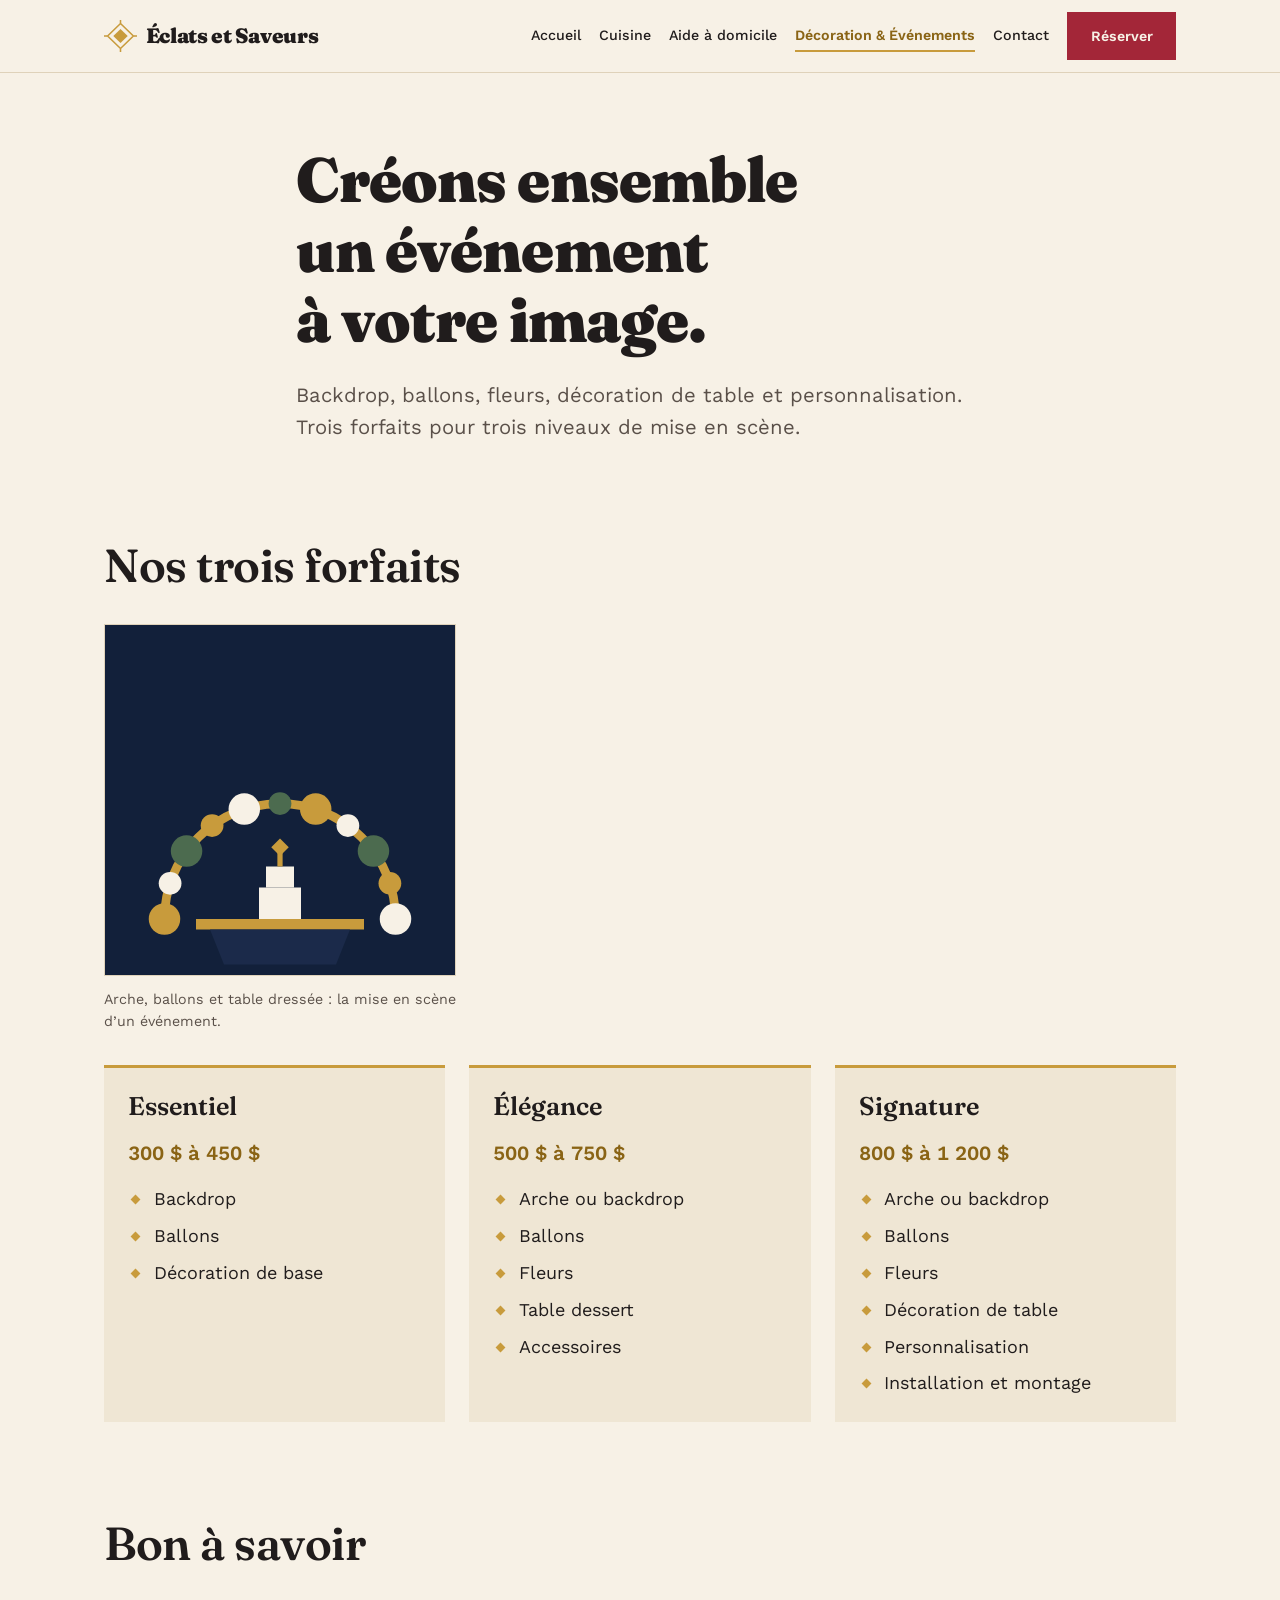
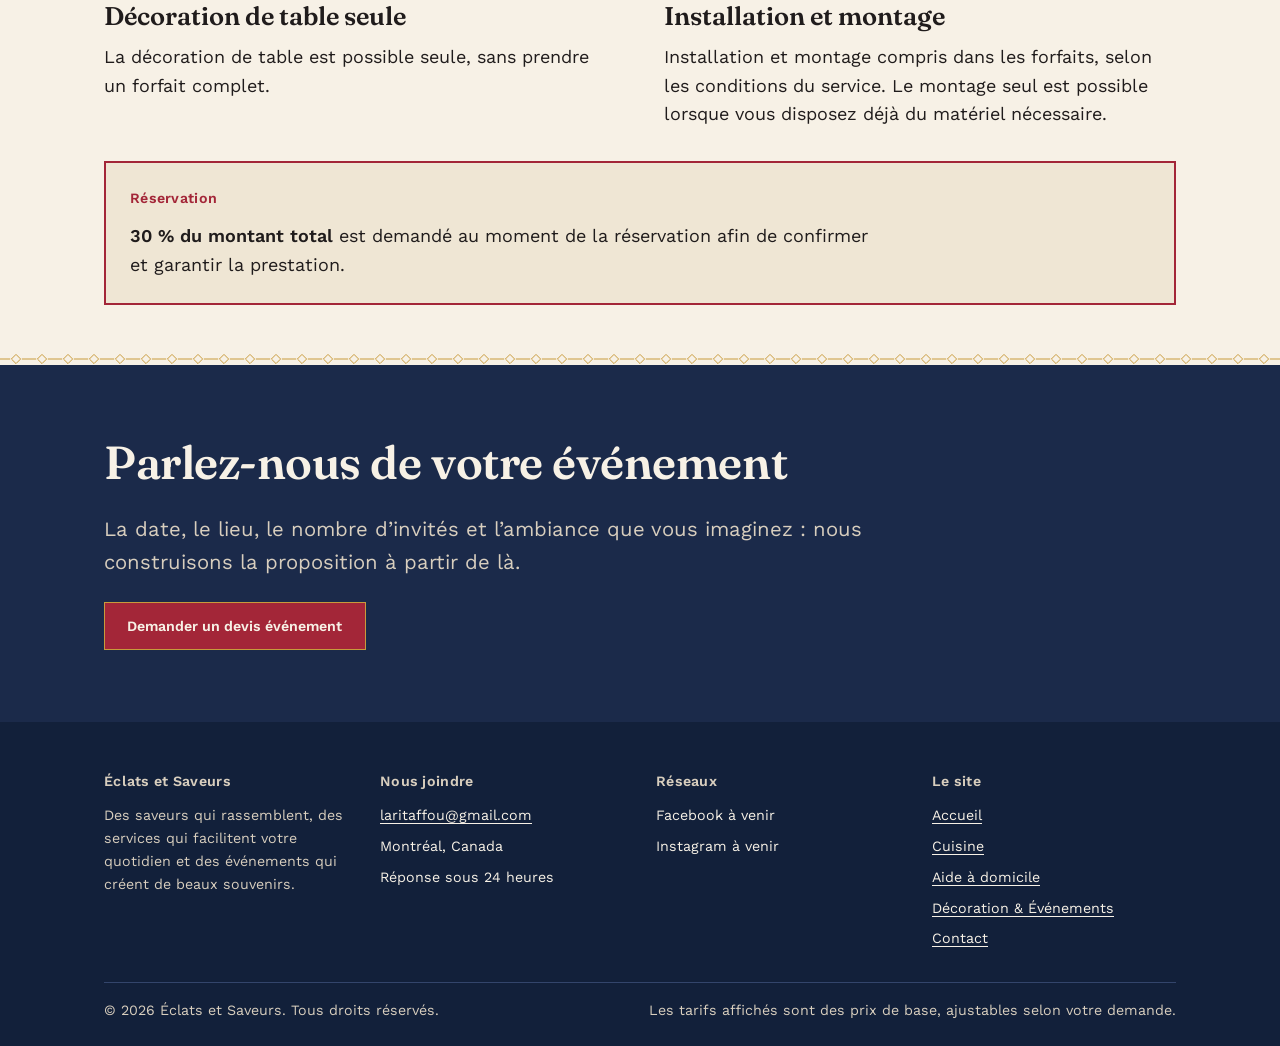
<file: decoration-evenements.html>
<!doctype html>
<html lang="fr">
<head>
  <meta charset="utf-8">
  <meta name="viewport" content="width=device-width, initial-scale=1">
  <title>Décoration et événements — Forfaits Essentiel, Élégance et Signature | Éclats et Saveurs</title>
  <meta name="description" content="Trois forfaits de décoration d’événement : Essentiel 300 $ à 450 $, Élégance 500 $ à 750 $, Signature 800 $ à 1 200 $. Backdrop, ballons, fleurs, décoration de table, installation et montage.">
  <link rel="icon" href="assets/favicon.svg" type="image/svg+xml">
  <link rel="preconnect" href="https://fonts.googleapis.com">
  <link rel="preconnect" href="https://fonts.gstatic.com" crossorigin>
  <link rel="stylesheet" href="https://fonts.googleapis.com/css2?family=Fraunces:ital,opsz,wght@0,9..144,400;0,9..144,600;0,9..144,900;1,9..144,400;1,9..144,600&family=Work+Sans:wght@400;500;600&display=swap">
  <link rel="stylesheet" href="assets/style.css">
</head>
<body>
  <a class="saut-contenu" href="#contenu">Aller au contenu</a>

  <!-- EN-TÊTE PARTAGÉ — identique sur les 5 pages. Toute modification de la
       navigation doit être reportée dans chacune d'elles. -->
  <header class="entete">
    <div class="enveloppe entete__barre">
      <!-- alt vide : le nom qui suit dit déjà la marque, un alt le répéterait
           inutilement aux lecteurs d'écran. -->
      <a class="logo" href="index.html">
        <img class="logo__signe" src="assets/img/logo.svg" alt="" width="36" height="36">
        <span class="logo__mot">Éclats et Saveurs</span>
      </a>

      <button class="bascule-menu" type="button" data-bascule-menu
              aria-expanded="false" aria-controls="navigation-principale"
              aria-label="Ouvrir le menu de navigation">
        <span class="bascule-menu__barres"><span></span></span>
      </button>

      <nav class="nav" id="navigation-principale" data-nav aria-label="Navigation principale">
        <ul class="nav__liste">
          <li><a class="nav__lien" href="index.html">Accueil</a></li>
          <li><a class="nav__lien" href="cuisine.html">Cuisine</a></li>
          <li><a class="nav__lien" href="aide-a-domicile.html">Aide à domicile</a></li>
          <li><a class="nav__lien" href="decoration-evenements.html" aria-current="page">Décoration & Événements</a></li>
          <li><a class="nav__lien" href="contact.html">Contact</a></li>
          <li><a class="bouton bouton--reserver" href="contact.html">Réserver</a></li>
        </ul>
      </nav>
    </div>
  </header>

  <main id="contenu">
    <section class="heros">
      <div class="enveloppe heros__contenu">
        <h1>Créons ensemble un événement à votre image.</h1>
        <p class="heros__accroche">Backdrop, ballons, fleurs, décoration de table et
          personnalisation. Trois forfaits pour trois niveaux de mise en scène.</p>
      </div>
    </section>

    <section class="section--serre">
      <div class="enveloppe pile pile--6">
        <h2 class="titre-section">Nos trois forfaits</h2>

        <!-- Illustration de marque, à remplacer par une vraie photo d’événement
             dès qu’elle sera disponible. -->
        <ul class="galerie galerie--large">
          <li>
            <figure>
              <img src="assets/img/illustration-evenement.svg" width="400" height="400"
                   alt="Illustration d’une arche de ballons dorés, verts et ivoire au-dessus d’une table dressée avec un gâteau.">
              <figcaption>Arche, ballons et table dressée : la mise en scène d’un événement.</figcaption>
            </figure>
          </li>
        </ul>


        <div class="grille-forfaits">
          <article class="forfait">
            <h3 class="forfait__nom">Essentiel</h3>
            <p class="forfait__prix">300 $ à 450 $</p>
            <ul class="liste-puces">
              <li>Backdrop</li>
              <li>Ballons</li>
              <li>Décoration de base</li>
            </ul>
          </article>

          <article class="forfait">
            <h3 class="forfait__nom">Élégance</h3>
            <p class="forfait__prix">500 $ à 750 $</p>
            <ul class="liste-puces">
              <li>Arche ou backdrop</li>
              <li>Ballons</li>
              <li>Fleurs</li>
              <li>Table dessert</li>
              <li>Accessoires</li>
            </ul>
          </article>

          <article class="forfait">
            <h3 class="forfait__nom">Signature</h3>
            <p class="forfait__prix">800 $ à 1 200 $</p>
            <ul class="liste-puces">
              <li>Arche ou backdrop</li>
              <li>Ballons</li>
              <li>Fleurs</li>
              <li>Décoration de table</li>
              <li>Personnalisation</li>
              <li>Installation et montage</li>
            </ul>
          </article>
        </div>
      </div>
    </section>

    <section class="section--serre">
      <div class="enveloppe pile pile--6">
        <h2 class="titre-section">Bon à savoir</h2>

        <div class="grille-poles">
          <article class="pile pile--3">
            <h3>Décoration de table seule</h3>
            <p>La décoration de table est possible seule, sans prendre un forfait complet.</p>
          </article>

          <article class="pile pile--3">
            <h3>Installation et montage</h3>
            <p>Installation et montage compris dans les forfaits, selon les conditions du service.
               Le montage seul est possible lorsque vous disposez déjà du matériel nécessaire.</p>
          </article>
        </div>

        <div class="encart">
          <p class="encart__titre">Réservation</p>
          <p><strong>30 % du montant total</strong> est demandé au moment de la réservation afin de
             confirmer et garantir la prestation.</p>
        </div>
      </div>
    </section>

    <div class="frise" aria-hidden="true"></div>

    <section class="section bande">
      <div class="enveloppe pile pile--5">
        <h2 class="titre-section">Parlez-nous de votre événement</h2>
        <p class="chapeau">La date, le lieu, le nombre d’invités et l’ambiance que vous imaginez :
           nous construisons la proposition à partir de là.</p>
        <div class="groupe-boutons">
          <a class="bouton bouton--reserver" href="contact.html">Demander un devis événement</a>
        </div>
      </div>
    </section>
  </main>

  <!-- PIED DE PAGE PARTAGÉ — identique sur les 5 pages. -->
  <footer class="pied">
    <div class="enveloppe">
      <div class="pied__grille">
        <div>
          <p class="pied__titre">Éclats et Saveurs</p>
          <p>Des saveurs qui rassemblent, des services qui facilitent votre quotidien
             et des événements qui créent de beaux souvenirs.</p>
        </div>

        <div>
          <p class="pied__titre">Nous joindre</p>
          <ul>
            <li><a href="mailto:laritaffou@gmail.com">laritaffou@gmail.com</a></li>
            <li>Montréal, Canada</li>
            <li>Réponse sous 24 heures</li>
          </ul>
        </div>

        <div>
          <p class="pied__titre">Réseaux</p>
          <ul>
            <!-- TODO: remplacer par les liens Facebook / Instagram s'ils existent,
                 ou retirer cette colonne -->
            <li>Facebook à venir</li>
            <li>Instagram à venir</li>
          </ul>
        </div>

        <div>
          <p class="pied__titre">Le site</p>
          <ul>
            <li><a href="index.html">Accueil</a></li>
            <li><a href="cuisine.html">Cuisine</a></li>
            <li><a href="aide-a-domicile.html">Aide à domicile</a></li>
            <li><a href="decoration-evenements.html">Décoration & Événements</a></li>
            <li><a href="contact.html">Contact</a></li>
          </ul>
        </div>
      </div>

      <div class="pied__bas">
        <p>© 2026 Éclats et Saveurs. Tous droits réservés.</p>
        <p>Les tarifs affichés sont des prix de base, ajustables selon votre demande.</p>
      </div>
    </div>
  </footer>

  <script src="assets/main.js"></script>
</body>
</html>
</file>
<file: assets/style.css>
/* ==========================================================================
   Éclats et Saveurs — feuille de styles partagée
   Palette, typographie et composants. Tous les tokens sont définis dans :root.
   ========================================================================== */

:root {
  /* --- Couleurs de marque ------------------------------------------------ */
  --indigo:        #1B2A4A;  /* indigo profond — bandes de marque */
  --indigo-nuit:   #12203A;  /* indigo nuit — pied de page */
  --ivoire:        #F7F1E6;  /* fond clair principal */
  --encre:         #201C1C;  /* texte principal */
  --or:            #C89B3C;  /* or épicé — filets, bordures, motifs */
  --hibiscus:      #A32638;  /* accent fort — CTA principal UNIQUEMENT */
  --feuille:       #4C6B4F;  /* accent discret — pôle Cuisine uniquement */

  /* --- Variantes de service ---------------------------------------------- */
  /* L'or à 2,28:1 sur l'ivoire est illisible en texte : cette version
     assombrie atteint 4,77:1 et sert aux prix et aux petits libellés. */
  --or-encre:      #8A6415;
  --hibiscus-fonce:#8A1F2E;  /* état survol du CTA */
  --feuille-fonce: #3C563F;

  /* --- Neutres, teintés vers l'ivoire plutôt que gris purs --------------- */
  --ivoire-creux:  #EFE6D4;  /* surfaces en léger retrait */
  --ivoire-filet:  #DFD2BA;  /* filets et séparateurs sur fond clair */
  --encre-douce:   #5A5049;  /* texte secondaire — 6,98:1 sur ivoire */
  --indigo-filet:  #33456B;  /* filets sur fond indigo */
  --ivoire-attenue:#D8CEBE;  /* texte secondaire sur fond indigo */

  /* --- Typographie ------------------------------------------------------- */
  --display: "Fraunces", "Iowan Old Style", "Palatino Linotype", Palatino, Georgia, serif;
  --texte:   "Work Sans", "Segoe UI", system-ui, -apple-system, Helvetica, Arial, sans-serif;

  /* Échelle basée sur 18px, ratio ~1,25, fluide entre 375px et 1280px */
  --t-xs:   0.78rem;
  --t-s:    0.89rem;
  --t-base: 1rem;
  --t-m:    clamp(1.13rem, 1.02rem + 0.4vw, 1.27rem);
  --t-l:    clamp(1.35rem, 1.18rem + 0.7vw, 1.6rem);
  --t-xl:   clamp(1.6rem, 1.3rem + 1.3vw, 2.1rem);
  --t-2xl:  clamp(1.95rem, 1.45rem + 2.1vw, 2.9rem);
  --t-3xl:  clamp(2.3rem, 1.5rem + 3.4vw, 3.9rem);

  /* --- Rythme vertical --------------------------------------------------- */
  --e-1: 0.25rem;
  --e-2: 0.5rem;
  --e-3: 0.75rem;
  --e-4: 1rem;
  --e-5: 1.5rem;
  --e-6: 2rem;
  --e-7: 3rem;
  --e-8: 4.5rem;
  --e-9: 6rem;

  --largeur:   1120px;
  --largeur-texte: 68ch;   /* < 80 caractères par ligne */
  --gouttiere: 1.5rem;

  color-scheme: light;
}

/* La frise de losanges, inspirée des textiles africains. Utilisée avec
   parcimonie : uniquement à l'entrée des bandes indigo. */
:root {
  --frise-or: url("data:image/svg+xml,%3Csvg xmlns='http://www.w3.org/2000/svg' width='26' height='12' viewBox='0 0 26 12'%3E%3Cpath d='M13 1.4 17.6 6 13 10.6 8.4 6Z' fill='none' stroke='%23C89B3C' stroke-width='1'/%3E%3Cpath d='M0 6h7.2M18.8 6H26' stroke='%23C89B3C' stroke-width='1'/%3E%3C/svg%3E");
}

/* ==========================================================================
   Remise à zéro
   ========================================================================== */

*, *::before, *::after { box-sizing: border-box; }

html { -webkit-text-size-adjust: 100%; }

body {
  margin: 0;
  background: var(--ivoire);
  color: var(--encre);
  font-family: var(--texte);
  font-size: 18px;
  font-weight: 400;
  line-height: 1.6;
  font-optical-sizing: auto;
  -webkit-font-smoothing: antialiased;
}

img, svg { max-width: 100%; height: auto; }

h1, h2, h3, h4 {
  margin: 0;
  font-family: var(--display);
  font-weight: 600;
  line-height: 1.12;
  text-wrap: balance;
  font-variation-settings: "SOFT" 20, "WONK" 1;
}

h1 { font-size: var(--t-3xl); font-weight: 900; letter-spacing: -0.015em; }
h2 { font-size: var(--t-2xl); letter-spacing: -0.01em; }
h3 { font-size: var(--t-l); }
h4 { font-size: var(--t-m); font-family: var(--texte); font-weight: 600; line-height: 1.35; }

p { margin: 0; max-width: var(--largeur-texte); }

a { color: inherit; }

ul, ol { margin: 0; padding: 0; }

button { font: inherit; color: inherit; }

/* Focus clavier visible partout, y compris sur fond indigo. */
:focus-visible {
  outline: 3px solid var(--or);
  outline-offset: 3px;
  border-radius: 1px;
}

.saut-contenu {
  position: absolute;
  left: var(--e-4);
  top: 0;
  z-index: 60;
  padding: var(--e-2) var(--e-4);
  background: var(--hibiscus);
  color: var(--ivoire);
  font-size: var(--t-s);
  font-weight: 600;
  text-decoration: none;
  transform: translateY(-120%);
}
.saut-contenu:focus-visible { transform: translateY(0); }

/* ==========================================================================
   Structure
   ========================================================================== */

.enveloppe {
  width: 100%;
  max-width: var(--largeur);
  margin-inline: auto;
  padding-inline: var(--gouttiere);
}

.section { padding-block: var(--e-8); }
.section--serre { padding-block: var(--e-7); }

.pile { display: flex; flex-direction: column; }
.pile--2 { gap: var(--e-2); }
.pile--3 { gap: var(--e-3); }
.pile--4 { gap: var(--e-4); }
.pile--5 { gap: var(--e-5); }
.pile--6 { gap: var(--e-6); }
.pile--7 { gap: var(--e-7); }

.titre-section { max-width: 24ch; }

.chapeau {
  max-width: var(--largeur-texte);
  font-size: var(--t-m);
  color: var(--encre-douce);
}

/* ==========================================================================
   En-tête et navigation
   ========================================================================== */

.entete {
  position: sticky;
  top: 0;
  z-index: 50;
  background: var(--ivoire);
  border-bottom: 1px solid var(--ivoire-filet);
}

.entete__barre {
  display: flex;
  align-items: center;
  gap: var(--e-4);
  min-height: 4.5rem;
  padding-block: var(--e-3);
}

/* Verrouillage du logo : le signe en SVG, le nom en texte vivant. Garder le nom
   en texte plutôt qu'en image le rend sélectionnable, lisible par les lecteurs
   d'écran et net à toutes les résolutions. */
.logo {
  flex: 0 0 auto;
  display: flex;
  align-items: center;
  gap: 0.55rem;
  text-decoration: none;
}

.logo__signe {
  flex: 0 0 auto;
  width: 2.05rem;
  height: 2.05rem;
}

.logo__mot {
  font-family: var(--display);
  font-size: 1.3rem;
  font-weight: 900;
  line-height: 1.05;
  letter-spacing: -0.015em;
  white-space: nowrap;
  font-variation-settings: "SOFT" 20, "WONK" 1;
}

.nav { margin-left: auto; }

.nav__liste {
  display: flex;
  align-items: center;
  gap: 1.125rem;
  list-style: none;
}

.nav__lien {
  display: inline-block;
  padding-block: var(--e-1);
  border-bottom: 2px solid transparent;
  font-size: var(--t-s);
  font-weight: 500;
  text-decoration: none;
}
.nav__lien:hover { border-bottom-color: var(--or); }

/* Page courante : signalée par la couleur ET le filet, pas par la couleur seule. */
.nav__lien[aria-current="page"] {
  border-bottom-color: var(--or);
  color: var(--or-encre);
  font-weight: 600;
}

.bascule-menu {
  display: none;
  margin-left: auto;
  padding: var(--e-2);
  background: none;
  border: 1px solid var(--ivoire-filet);
  cursor: pointer;
}
.bascule-menu__barres { display: block; width: 22px; height: 14px; position: relative; }
.bascule-menu__barres::before,
.bascule-menu__barres::after,
.bascule-menu__barres span {
  content: "";
  position: absolute;
  left: 0;
  width: 100%;
  height: 2px;
  background: var(--encre);
}
.bascule-menu__barres::before { top: 0; }
.bascule-menu__barres span { top: 6px; }
.bascule-menu__barres::after { bottom: 0; }

/* ==========================================================================
   Boutons
   ========================================================================== */

.bouton {
  display: inline-block;
  padding: 0.7rem 1.4rem;
  border: 1.5px solid transparent;
  font-family: var(--texte);
  font-size: var(--t-s);
  font-weight: 600;
  text-align: center;
  text-decoration: none;
  cursor: pointer;
  transition: background-color 140ms ease, color 140ms ease, border-color 140ms ease;
}

/* Rouge hibiscus : réservé au CTA principal « Réserver ». */
.bouton--reserver {
  background: var(--hibiscus);
  color: var(--ivoire);
}
.bouton--reserver:hover { background: var(--hibiscus-fonce); }

/* Sur fond indigo, hibiscus/indigo ne fait que 1,96:1 : le filet or (5,56:1)
   rend le bord du bouton perceptible. */
.bande .bouton--reserver { border-color: var(--or); }

.bouton--contour {
  background: transparent;
  border-color: var(--encre);
  color: var(--encre);
}
.bouton--contour:hover { background: var(--encre); color: var(--ivoire); }

.bande .bouton--contour { border-color: var(--ivoire-attenue); color: var(--ivoire); }
.bande .bouton--contour:hover { background: var(--ivoire); color: var(--indigo); }

.groupe-boutons { display: flex; flex-wrap: wrap; gap: var(--e-3); }

/* ==========================================================================
   Frise et bandes indigo
   ========================================================================== */

.frise {
  height: 12px;
  background-image: var(--frise-or);
  background-repeat: repeat-x;
  background-position: center;
}

.bande {
  background: var(--indigo);
  color: var(--ivoire);
}
.bande p { color: var(--ivoire-attenue); }
.bande a:not(.bouton) { color: var(--ivoire); text-decoration-color: var(--or); }

/* ==========================================================================
   Héros
   ========================================================================== */

.heros { padding-block: var(--e-8) var(--e-7); }

.heros__contenu { display: flex; flex-direction: column; gap: var(--e-5); max-width: 46rem; }

.heros__accroche { font-size: var(--t-m); color: var(--encre-douce); }

/* Unique moment de motion de la page : une apparition au chargement, depuis un
   état déjà visible, jamais déclenchée au scroll. */
@media (prefers-reduced-motion: no-preference) {
  .heros__contenu > * { animation: monter 450ms cubic-bezier(0.22, 0.61, 0.36, 1) backwards; }
  .heros__contenu > :nth-child(1) { animation-delay: 40ms; }
  .heros__contenu > :nth-child(2) { animation-delay: 110ms; }
  .heros__contenu > :nth-child(3) { animation-delay: 180ms; }
  .heros__contenu > :nth-child(4) { animation-delay: 250ms; }
}
@keyframes monter {
  from { opacity: 0.001; transform: translateY(0.55rem); }
  to   { opacity: 1; transform: none; }
}

/* ==========================================================================
   Blocs d'offre — filet vertical coloré plutôt que carte à ombre grise
   ========================================================================== */

.grille-poles {
  display: grid;
  grid-template-columns: repeat(auto-fit, minmax(17rem, 1fr));
  gap: var(--e-6) var(--e-7);
  align-items: stretch;
}

.pole {
  display: flex;
  flex-direction: column;
  gap: var(--e-3);
  padding-left: var(--e-5);
  border-left: 3px solid var(--ivoire-filet);
}
.pole--cuisine    { border-left-color: var(--feuille); }
.pole--aide       { border-left-color: var(--indigo); }
.pole--decoration { border-left-color: var(--or); }

.pole__titre { font-family: var(--display); font-size: var(--t-l); font-weight: 600; }
.pole__depart {
  margin-top: auto;
  font-size: var(--t-s);
  font-weight: 600;
  font-variant-numeric: tabular-nums;
  color: var(--or-encre);
}
.pole__lien {
  align-self: start;
  font-size: var(--t-s);
  font-weight: 600;
  text-decoration-thickness: 1.5px;
  text-underline-offset: 4px;
}

/* Bloc de service (pages intérieures) */
.offre {
  display: flex;
  flex-direction: column;
  gap: var(--e-4);
  padding-left: var(--e-5);
  border-left: 3px solid var(--or);
}
.offre--feuille { border-left-color: var(--feuille); }
.offre--indigo  { border-left-color: var(--indigo); }

.tarif {
  font-family: var(--display);
  font-size: var(--t-l);
  font-weight: 600;
  font-variant-numeric: tabular-nums;
  color: var(--or-encre);
}
.tarif small { font-family: var(--texte); font-size: var(--t-s); font-weight: 500; color: var(--encre-douce); }

.signature {
  font-family: var(--display);
  font-size: var(--t-base);
  font-style: italic;
  font-weight: 600;
  font-variation-settings: "SOFT" 60, "WONK" 1;
  color: var(--or-encre);
}
.bande .signature { color: var(--or); }

/* ==========================================================================
   Listes
   ========================================================================== */

.liste-puces { list-style: none; display: flex; flex-direction: column; gap: var(--e-2); }
.liste-puces li { position: relative; padding-left: 1.6rem; }
.liste-puces li::before {
  content: "";
  position: absolute;
  left: 0.25rem;
  top: 0.62em;
  width: 7px;
  height: 7px;
  background: var(--or);
  transform: rotate(45deg);
}
.bande .liste-puces li::before { background: var(--or); }

.liste-puces--colonnes {
  display: grid;
  grid-template-columns: repeat(auto-fit, minmax(14rem, 1fr));
  gap: var(--e-2) var(--e-5);
}

.liste-etiquettes { list-style: none; display: flex; flex-wrap: wrap; gap: var(--e-2); }
.liste-etiquettes li {
  padding: 0.3rem 0.7rem;
  border: 1px solid var(--ivoire-filet);
  background: var(--ivoire-creux);
  font-size: var(--t-s);
}

/* ==========================================================================
   Galerie d'illustrations
   Le conteneur impose un carré : une vraie photo déposée à la place de
   l'illustration se recadre proprement, sans retoucher le CSS.
   ========================================================================== */

.galerie {
  display: grid;
  grid-template-columns: repeat(auto-fit, minmax(13rem, 1fr));
  gap: var(--e-5);
  list-style: none;
}

.galerie figure { margin: 0; display: flex; flex-direction: column; gap: var(--e-3); }

.galerie img {
  display: block;
  width: 100%;
  aspect-ratio: 1;
  max-width: 100%;
  object-fit: cover;
  border: 1px solid var(--ivoire-filet);
}

.galerie figcaption { font-size: var(--t-s); color: var(--encre-douce); }

.galerie--large { grid-template-columns: minmax(0, 22rem); }

/* ==========================================================================
   Tableaux de tarifs — lisibilité avant décoration
   ========================================================================== */

.tableau-enveloppe { overflow-x: auto; }

.tarifs {
  width: 100%;
  min-width: 0;
  border-collapse: collapse;
  font-variant-numeric: tabular-nums;
  text-align: left;
}

.tarifs caption {
  margin-bottom: var(--e-3);
  font-size: var(--t-s);
  color: var(--encre-douce);
  text-align: left;
}

.tarifs th, .tarifs td {
  padding: 0.7rem 1rem 0.7rem 0;
  border-bottom: 1px solid var(--ivoire-filet);
  vertical-align: baseline;
}

.tarifs thead th {
  border-bottom: 2px solid var(--or);
  font-family: var(--texte);
  font-size: var(--t-xs);
  font-weight: 600;
  letter-spacing: 0.02em;
  color: var(--encre-douce);
  white-space: nowrap;
}

.tarifs tbody th { font-weight: 500; }

.tarifs .prix {
  width: 1%;
  padding-right: 0;
  font-weight: 600;
  white-space: nowrap;
  text-align: right;
  color: var(--or-encre);
}

.tarifs tbody tr:last-child th,
.tarifs tbody tr:last-child td { border-bottom: 0; }

/* ==========================================================================
   Forfaits décoration — comparables côte à côte
   ========================================================================== */

.grille-forfaits {
  display: grid;
  grid-template-columns: repeat(auto-fit, minmax(16rem, 1fr));
  gap: var(--e-5);
  align-items: stretch;
}

.forfait {
  display: flex;
  flex-direction: column;
  gap: var(--e-4);
  padding: var(--e-5);
  background: var(--ivoire-creux);
  border-top: 3px solid var(--or);
}

.forfait__nom { font-family: var(--display); font-size: var(--t-l); font-weight: 600; }
.forfait__prix {
  font-size: var(--t-m);
  font-weight: 600;
  font-variant-numeric: tabular-nums;
  color: var(--or-encre);
}
.forfait .liste-puces { margin-bottom: auto; }

/* ==========================================================================
   Encart d'information mise en évidence (acompte de 30 %)
   ========================================================================== */

.encart {
  display: flex;
  flex-direction: column;
  gap: var(--e-3);
  padding: var(--e-5);
  background: var(--ivoire-creux);
  border: 2px solid var(--hibiscus);
}
.encart__titre {
  font-family: var(--texte);
  font-size: var(--t-s);
  font-weight: 600;
  letter-spacing: 0.02em;
  color: var(--hibiscus);
}
.encart strong { font-weight: 600; }

/* ==========================================================================
   Citation de marque
   ========================================================================== */

.marque { display: flex; flex-direction: column; gap: var(--e-6); }

.marque__titre { font-size: var(--t-2xl); }

.marque__trio {
  display: grid;
  grid-template-columns: repeat(auto-fit, minmax(15rem, 1fr));
  gap: var(--e-5) var(--e-6);
  list-style: none;
  border-top: 1px solid var(--indigo-filet);
  padding-top: var(--e-5);
}
.marque__mot {
  display: block;
  margin-bottom: var(--e-2);
  font-family: var(--display);
  font-size: var(--t-m);
  font-weight: 600;
  color: var(--or);
}

/* ==========================================================================
   Formulaire
   ========================================================================== */

.contact-grille {
  display: grid;
  grid-template-columns: minmax(0, 1.35fr) minmax(0, 1fr);
  gap: var(--e-7) var(--e-8);
  align-items: start;
}

.formulaire { display: flex; flex-direction: column; gap: var(--e-5); }

/* Champ piège pour les robots : retiré de la mise en page et du parcours. */
.piege-robots { position: absolute; left: -9999px; width: 1px; height: 1px; overflow: hidden; }

.champ { display: flex; flex-direction: column; gap: var(--e-2); }

.champ label { font-size: var(--t-s); font-weight: 600; }
.champ__aide { font-size: var(--t-xs); color: var(--encre-douce); }

.champ input,
.champ select,
.champ textarea {
  width: 100%;
  padding: 0.65rem 0.8rem;
  background: #FFFDF8;
  border: 1.5px solid var(--ivoire-filet);
  color: var(--encre);
  font: inherit;
  font-size: var(--t-base);
}
.champ textarea { min-height: 8rem; resize: vertical; }
.champ input:hover, .champ select:hover, .champ textarea:hover { border-color: var(--encre-douce); }
.champ input:focus-visible, .champ select:focus-visible, .champ textarea:focus-visible { border-color: var(--indigo); }

.champ--invalide input,
.champ--invalide select,
.champ--invalide textarea { border-color: var(--hibiscus); }

.champ__erreur { font-size: var(--t-xs); font-weight: 600; color: var(--hibiscus); }

.requis { color: var(--hibiscus); }

.paire-champs { display: grid; grid-template-columns: repeat(auto-fit, minmax(13rem, 1fr)); gap: var(--e-5); }

.formulaire__message {
  padding: var(--e-4);
  border-left: 3px solid var(--feuille);
  background: var(--ivoire-creux);
  font-size: var(--t-s);
}
.formulaire__message--erreur { border-left-color: var(--hibiscus); }

.coordonnees {
  display: flex;
  flex-direction: column;
  gap: var(--e-5);
  padding: var(--e-5);
  background: var(--ivoire-creux);
  border-top: 3px solid var(--indigo);
}

.coordonnees dl { margin: 0; display: flex; flex-direction: column; gap: var(--e-4); }
.coordonnees dt {
  font-size: var(--t-xs);
  font-weight: 600;
  letter-spacing: 0.02em;
  color: var(--encre-douce);
}
.coordonnees dd { margin: var(--e-1) 0 0; font-weight: 500; }
.coordonnees a { text-decoration-thickness: 1.5px; text-underline-offset: 3px; }

/* ==========================================================================
   Pied de page
   ========================================================================== */

.pied {
  background: var(--indigo-nuit);
  color: var(--ivoire);
  padding-block: var(--e-7) var(--e-5);
}

.pied__grille {
  display: grid;
  grid-template-columns: repeat(auto-fit, minmax(13rem, 1fr));
  gap: var(--e-6);
}

.pied__titre {
  margin-bottom: var(--e-3);
  font-family: var(--texte);
  font-size: var(--t-xs);
  font-weight: 600;
  letter-spacing: 0.02em;
  color: var(--or);
}

.pied ul { list-style: none; display: flex; flex-direction: column; gap: var(--e-2); }
.pied a { color: var(--ivoire); text-decoration-thickness: 1px; text-underline-offset: 3px; }
.pied p { color: var(--ivoire-attenue); font-size: var(--t-s); }
.pied li { font-size: var(--t-s); }

.pied__bas {
  margin-top: var(--e-6);
  padding-top: var(--e-4);
  border-top: 1px solid var(--indigo-filet);
  display: flex;
  flex-wrap: wrap;
  gap: var(--e-2) var(--e-5);
  justify-content: space-between;
  font-size: var(--t-xs);
  color: var(--ivoire-attenue);
}

/* ==========================================================================
   Adaptations mobiles
   ========================================================================== */

@media (max-width: 860px) {
  .contact-grille { grid-template-columns: 1fr; }
}

/* La navigation bureau complète (marque + 5 rubriques + CTA) réclame ~1029px.
   Le hamburger couvre donc toute la plage en dessous : à 768px, une nav en
   ligne déborderait de l'écran. */
@media (max-width: 1023px) {
  .bascule-menu { display: block; }

  .nav {
    position: absolute;
    left: 0;
    right: 0;
    top: 100%;
    margin-left: 0;
    background: var(--ivoire);
    border-bottom: 1px solid var(--ivoire-filet);
    box-shadow: 0 14px 28px -20px rgba(18, 32, 58, 0.55);
  }
  .nav[hidden] { display: none; }

  .nav__liste {
    flex-direction: column;
    align-items: stretch;
    gap: 0;
    padding: var(--e-2) var(--gouttiere) var(--e-5);
  }
  .nav__liste > li { border-bottom: 1px solid var(--ivoire-filet); }
  .nav__liste > li:last-child { border-bottom: 0; padding-top: var(--e-4); }

  .nav__lien { display: block; padding-block: var(--e-3); border-bottom: 0; }
  .nav__lien[aria-current="page"] { border-bottom: 0; }
  .nav .bouton--reserver { display: block; }
}

@media (max-width: 767px) {
  :root { --gouttiere: 1rem; }

  .section { padding-block: var(--e-7); }
  .heros { padding-block: var(--e-7) var(--e-6); }
}

@media (max-width: 420px) {
  .logo__mot { font-size: 1.12rem; }
  .logo__signe { width: 1.75rem; height: 1.75rem; }
  .entete__barre { gap: var(--e-3); }
}

/* Sous 560px les tableaux de tarifs passent en liste empilée : chaque cellule
   reprend l'intitulé de sa colonne via data-etiquette. */
@media (max-width: 559px) {
  .tarifs thead { position: absolute; width: 1px; height: 1px; overflow: hidden; clip-path: inset(50%); white-space: nowrap; }

  .tarifs tbody tr {
    display: block;
    padding-block: var(--e-3);
    border-bottom: 1px solid var(--ivoire-filet);
  }
  .tarifs tbody tr:last-child { border-bottom: 0; }

  .tarifs tbody th,
  .tarifs tbody td {
    display: flex;
    justify-content: space-between;
    gap: var(--e-4);
    padding: 0.15rem 0;
    border-bottom: 0;
    text-align: left;
  }

  .tarifs tbody th { font-family: var(--display); font-size: var(--t-m); font-weight: 600; }

  .tarifs tbody td::before {
    content: attr(data-etiquette);
    flex: 0 0 auto;
    font-size: var(--t-xs);
    font-weight: 600;
    letter-spacing: 0.02em;
    color: var(--encre-douce);
  }

  .tarifs .prix { width: auto; text-align: left; }
}
</file>
